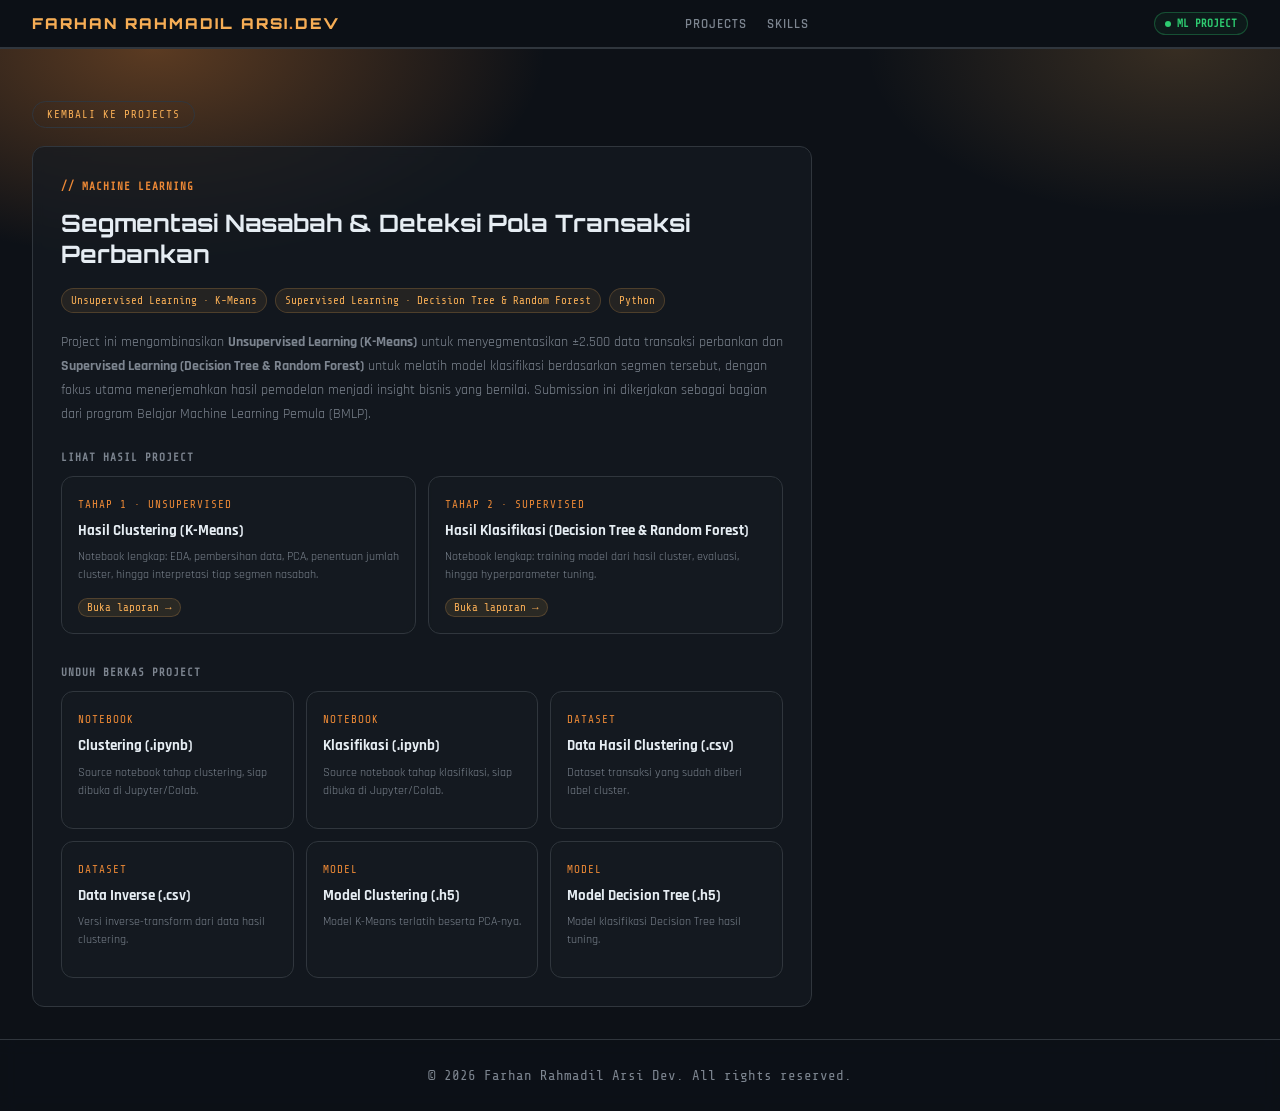
<file: projects/bmlp-clustering-klasifikasi/index.html>
<!DOCTYPE html>
<html lang="id">
<head>
  <meta charset="UTF-8">
  <meta name="viewport" content="width=device-width, initial-scale=1.0">
  <meta name="description" content="Hasil project Machine Learning: Segmentasi Nasabah & Deteksi Pola Transaksi Perbankan oleh Farhan Rahmadil Arsi.">
  <title>Segmentasi Nasabah & Deteksi Pola Transaksi Perbankan | Farhan Rahmadil Arsi Dev</title>
  <link rel="preconnect" href="https://fonts.googleapis.com">
  <link rel="preconnect" href="https://fonts.gstatic.com" crossorigin>
  <link href="https://fonts.googleapis.com/css2?family=Orbitron:wght@400;700;900&family=Share+Tech+Mono&family=Rajdhani:wght@400;600;700&display=swap" rel="stylesheet">
  <link rel="stylesheet" href="../../styles.css">
  <link rel="stylesheet" href="../../naruto_addon.css">
  <link rel="stylesheet" href="../../modern-hero.css">
</head>
<body>
  <a class="skip-link" href="#main-content">Lewati ke konten utama</a>

  <nav class="site-nav" aria-label="Navigasi utama">
    <a class="logo" href="../../shinobi_digital_portfolio.html" aria-label="Farhan Dev Home">FARHAN RAHMADIL ARSI<span>.</span>DEV</a>
    <ul class="nav-links detail-nav-links">
      <li><a href="../../projects.html">Projects</a></li>
      <li><a href="../../skills.html">Skills</a></li>
    </ul>
    <div class="status-badge" aria-label="Status detail page">
      <span class="dot"></span>
      ML PROJECT
    </div>
  </nav>

  <main id="main-content">
    <section class="experience-detail" aria-labelledby="project-title">
      <a class="back-link" href="../../projects.html">KEMBALI KE PROJECTS</a>
      <div class="experience-panel" id="experience-panel">
        <span class="section-tag">// MACHINE LEARNING</span>
        <h1 class="experience-title" id="project-title">Segmentasi Nasabah &amp; Deteksi Pola Transaksi Perbankan</h1>
        <div class="experience-meta">
          <span>Unsupervised Learning &middot; K-Means</span>
          <span>Supervised Learning &middot; Decision Tree &amp; Random Forest</span>
          <span>Python</span>
        </div>
        <p class="certification-desc" style="font-size: 14px; line-height: 1.7; margin-bottom: 24px;">
          Project ini mengombinasikan <strong>Unsupervised Learning (K-Means)</strong> untuk menyegmentasikan
          &plusmn;2.500 data transaksi perbankan dan <strong>Supervised Learning (Decision Tree &amp; Random Forest)</strong>
          untuk melatih model klasifikasi berdasarkan segmen tersebut, dengan fokus utama menerjemahkan hasil
          pemodelan menjadi insight bisnis yang bernilai. Submission ini dikerjakan sebagai bagian dari program
          Belajar Machine Learning Pemula (BMLP).
        </p>

        <h2 class="messages-title" style="margin-bottom: 12px;">LIHAT HASIL PROJECT</h2>
        <div class="certifications-grid" style="grid-template-columns: repeat(2, 1fr); margin-bottom: 32px;">
          <a class="certification-card" href="clustering-report.html">
            <span class="certification-issuer">TAHAP 1 &middot; UNSUPERVISED</span>
            <h3 class="certification-title">Hasil Clustering (K-Means)</h3>
            <p class="certification-desc">Notebook lengkap: EDA, pembersihan data, PCA, penentuan jumlah cluster, hingga interpretasi tiap segmen nasabah.</p>
            <span class="certification-year">Buka laporan &rarr;</span>
          </a>
          <a class="certification-card" href="klasifikasi-report.html">
            <span class="certification-issuer">TAHAP 2 &middot; SUPERVISED</span>
            <h3 class="certification-title">Hasil Klasifikasi (Decision Tree &amp; Random Forest)</h3>
            <p class="certification-desc">Notebook lengkap: training model dari hasil cluster, evaluasi, hingga hyperparameter tuning.</p>
            <span class="certification-year">Buka laporan &rarr;</span>
          </a>
        </div>

        <h2 class="messages-title" style="margin-bottom: 12px;">UNDUH BERKAS PROJECT</h2>
        <div class="certifications-grid" style="grid-template-columns: repeat(3, 1fr);">
          <a class="certification-card" href="files/clustering-notebook.ipynb" download>
            <span class="certification-issuer">NOTEBOOK</span>
            <h3 class="certification-title">Clustering (.ipynb)</h3>
            <p class="certification-desc">Source notebook tahap clustering, siap dibuka di Jupyter/Colab.</p>
          </a>
          <a class="certification-card" href="files/klasifikasi-notebook.ipynb" download>
            <span class="certification-issuer">NOTEBOOK</span>
            <h3 class="certification-title">Klasifikasi (.ipynb)</h3>
            <p class="certification-desc">Source notebook tahap klasifikasi, siap dibuka di Jupyter/Colab.</p>
          </a>
          <a class="certification-card" href="files/data-clustering.csv" download>
            <span class="certification-issuer">DATASET</span>
            <h3 class="certification-title">Data Hasil Clustering (.csv)</h3>
            <p class="certification-desc">Dataset transaksi yang sudah diberi label cluster.</p>
          </a>
          <a class="certification-card" href="files/data-clustering-inverse.csv" download>
            <span class="certification-issuer">DATASET</span>
            <h3 class="certification-title">Data Inverse (.csv)</h3>
            <p class="certification-desc">Versi inverse-transform dari data hasil clustering.</p>
          </a>
          <a class="certification-card" href="files/model-clustering.h5" download>
            <span class="certification-issuer">MODEL</span>
            <h3 class="certification-title">Model Clustering (.h5)</h3>
            <p class="certification-desc">Model K-Means terlatih beserta PCA-nya.</p>
          </a>
          <a class="certification-card" href="files/decision-tree-model.h5" download>
            <span class="certification-issuer">MODEL</span>
            <h3 class="certification-title">Model Decision Tree (.h5)</h3>
            <p class="certification-desc">Model klasifikasi Decision Tree hasil tuning.</p>
          </a>
        </div>
      </div>
    </section>
  </main>

  <footer class="site-footer" aria-label="Footer">
    <div class="site-footer-inner">
      <div class="site-footer-text">© <span id="footer-year"></span> Farhan Rahmadil Arsi Dev. All rights reserved.</div>
    </div>
  </footer>

  <script>
    (function () {
      var el = document.getElementById('footer-year');
      if (el) el.textContent = String(new Date().getFullYear());
    })();
  </script>
</body>
</html>
</file>
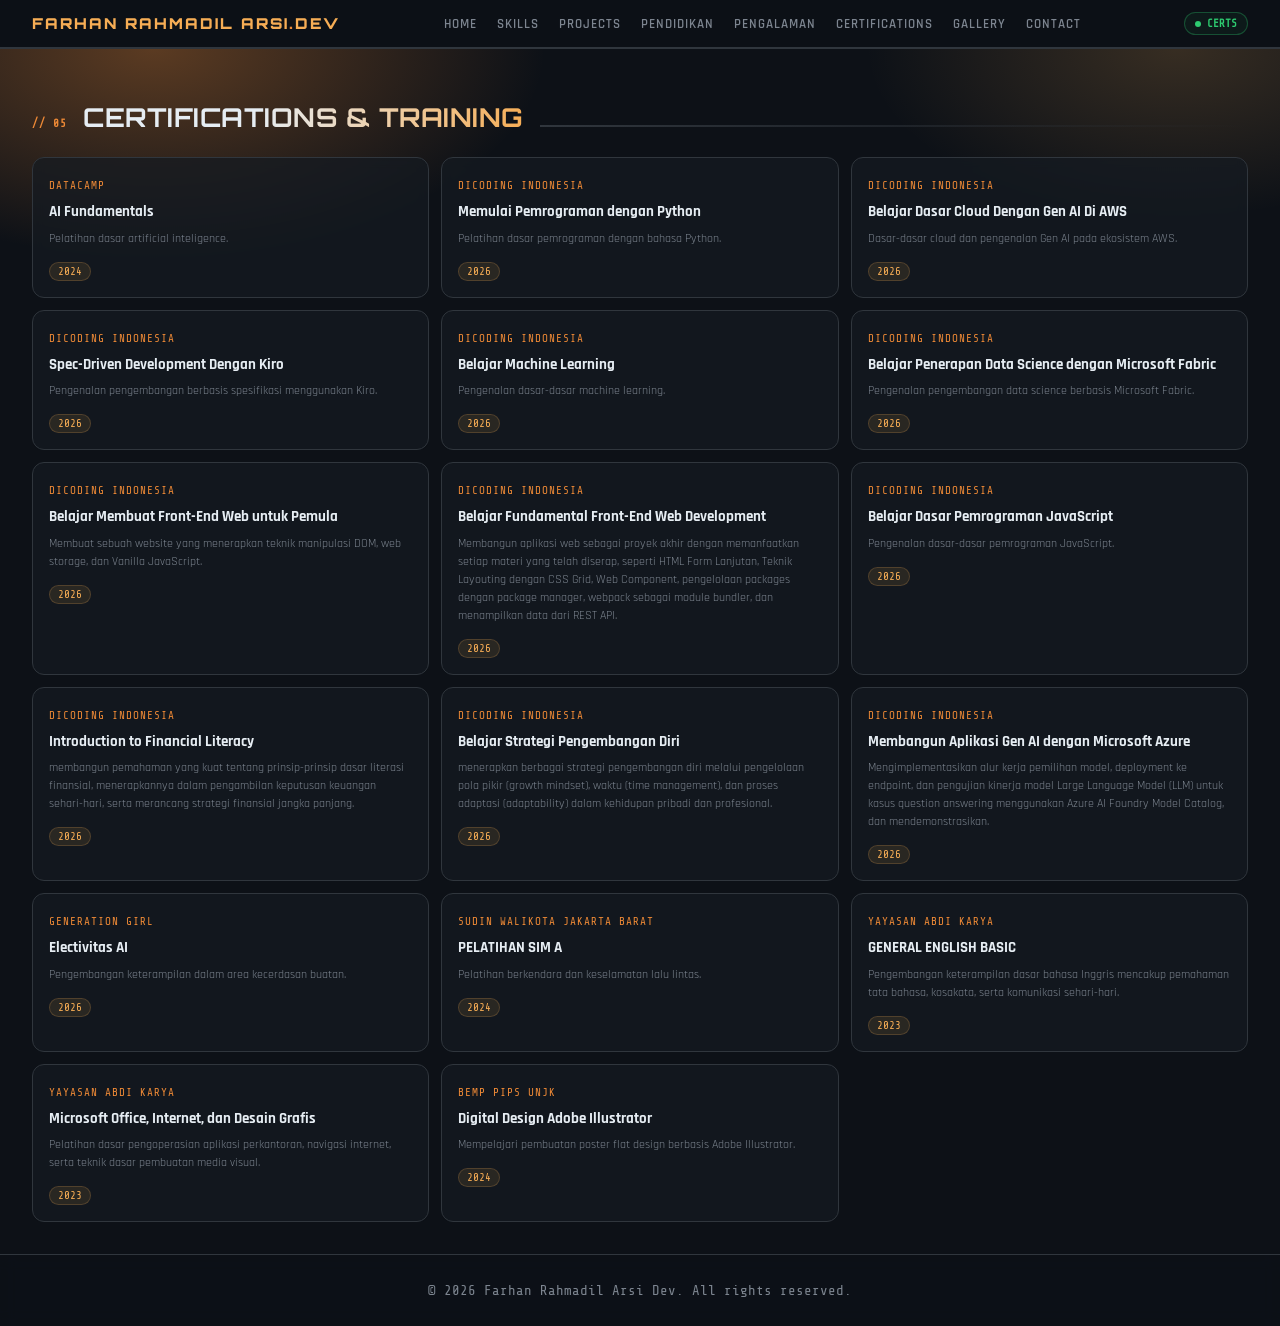
<file: certifications.html>
<!DOCTYPE html>
<html lang="id">
<head>
  <meta charset="UTF-8">
  <meta name="viewport" content="width=device-width, initial-scale=1.0">
  <meta name="description" content="Sertifikasi dan training Farhan Rahmadil Arsi.">
  <title>Certifications | Farhan Rahmadil Arsi Dev</title>
  <link rel="preconnect" href="https://fonts.googleapis.com">
  <link rel="preconnect" href="https://fonts.gstatic.com" crossorigin>
  <link href="https://fonts.googleapis.com/css2?family=Orbitron:wght@400;700;900&family=Share+Tech+Mono&family=Rajdhani:wght@400;600;700&display=swap" rel="stylesheet">
  <link rel="stylesheet" href="styles.css">
  <link rel="stylesheet" href="naruto_addon.css">
  <link rel="stylesheet" href="modern-hero.css">
</head>
<body>
  <a class="skip-link" href="#main-content">Lewati ke konten utama</a>
  <nav class="site-nav" aria-label="Navigasi utama">
    <a class="logo" href="shinobi_digital_portfolio.html">FARHAN RAHMADIL ARSI<span>.</span>DEV</a>
    <button class="nav-toggle" type="button" aria-label="Buka menu" aria-expanded="false" aria-controls="nav-links"><span></span><span></span><span></span></button>
    <ul class="nav-links" id="nav-links">
      <li><a href="shinobi_digital_portfolio.html">Home</a></li>
      <li><a href="skills.html">Skills</a></li>
      <li><a href="projects.html">Projects</a></li>
      <li><a href="pendidikan.html">Pendidikan</a></li>

      <li><a href="pengalaman.html">Pengalaman</a></li>
      <li><a href="certifications.html">Certifications</a></li>
      <li><a href="gallery.html">Gallery</a></li>
      <li><a href="guestbook.html">Contact</a></li>
    </ul>
    <div class="status-badge"><span class="dot"></span>CERTS</div>
  </nav>
  <main id="main-content">
    <section id="certifications-sec" aria-labelledby="certifications-title">
      <div class="section-header">
        <span class="section-tag">// 05</span>
        <h1 class="section-title" id="certifications-title">CERTIFICATIONS & TRAINING</h1>
        <div class="divider-line"></div>
      </div>
      <div class="certifications-grid">
        <a class="certification-card" href="documents/SERTIFIKAT DATACAMP AI FUNDAMENTAL.pdf" target="_blank" rel="noopener">
          <span class="certification-issuer">DATACAMP</span>
          <h3 class="certification-title">AI Fundamentals</h3>
          <p class="certification-desc">Pelatihan dasar artificial inteligence.</p>
          <span class="certification-year">2024</span>
        </a>  
        <a class="certification-card" href="documents/Memulai Pemrograman dengan Python.pdf" target="_blank" rel="noopener">
          <span class="certification-issuer">DICODING INDONESIA</span>
          <h3 class="certification-title">Memulai Pemrograman dengan Python</h3>
          <p class="certification-desc">Pelatihan dasar pemrograman dengan bahasa Python.</p>
          <span class="certification-year">2026</span>
        </a>
        <a class="certification-card" href="documents/BELAJAR DASAR CLOUD DAN GEN AI DI AWS.pdf" target="_blank" rel="noopener">
          <span class="certification-issuer">DICODING INDONESIA</span>
          <h3 class="certification-title">Belajar Dasar Cloud Dengan Gen AI Di AWS</h3>
          <p class="certification-desc">Dasar-dasar cloud dan pengenalan Gen AI pada ekosistem AWS.</p>
          <span class="certification-year">2026</span>
        </a>
        <a class="certification-card" href="documents/SPEC DRIVEN DEVELOPMENT DENGAN KIRO.pdf" target="_blank" rel="noopener">
          <span class="certification-issuer">DICODING INDONESIA</span>
          <h3 class="certification-title">Spec-Driven Development Dengan Kiro</h3>
          <p class="certification-desc">Pengenalan pengembangan berbasis spesifikasi menggunakan Kiro.</p>
          <span class="certification-year">2026</span>
        </a>
        <a class="certification-card" href="documents/sertif machine learning.pdf" target="_blank" rel="noopener">
          <span class="certification-issuer">DICODING INDONESIA</span>
          <h3 class="certification-title">Belajar Machine Learning</h3>
          <p class="certification-desc">Pengenalan dasar-dasar machine learning.</p>
          <span class="certification-year">2026</span>
        </a>
        <a class="certification-card" href="documents/Sertifikat DICODING BARU FARHAN.pdf" target="_blank" rel="noopener">
          <span class="certification-issuer">DICODING INDONESIA</span>
          <h3 class="certification-title">Belajar Penerapan Data Science dengan Microsoft Fabric</h3>
          <p class="certification-desc">Pengenalan pengembangan  data science berbasis Microsoft Fabric.</p>
          <span class="certification-year">2026</span>
        </a>
        <a class="certification-card" href="documents/front end web dicoding.pdf" target="_blank" rel="noopener">
          <span class="certification-issuer">DICODING INDONESIA</span>
          <h3 class="certification-title">Belajar Membuat Front-End Web untuk Pemula</h3>
          <p class="certification-desc"> Membuat sebuah website yang menerapkan teknik manipulasi DOM, web storage, dan Vanilla JavaScript.</p>
          <span class="certification-year">2026</span>
        </a>
        <a class="certification-card" href="documents/fundamental dicoding frontend api.pdf" target="_blank" rel="noopener">
          <span class="certification-issuer">DICODING INDONESIA</span>
          <h3 class="certification-title">Belajar Fundamental Front-End Web Development</h3>
          <p class="certification-desc"> Membangun aplikasi web sebagai proyek akhir dengan memanfaatkan setiap materi yang telah diserap, seperti HTML Form Lanjutan,
            Teknik Layouting dengan CSS Grid, Web Component, pengelolaan packages dengan package manager, webpack sebagai module bundler, dan menampilkan data dari REST API.</p>
          <span class="certification-year">2026</span>
        </a>
        <a class="certification-card" href="documents/sertif javascript.pdf" target="_blank" rel="noopener">
          <span class="certification-issuer">DICODING INDONESIA</span>
          <h3 class="certification-title">Belajar Dasar Pemrograman JavaScript</h3>
          <p class="certification-desc">Pengenalan dasar-dasar pemrograman JavaScript.</p>
          <span class="certification-year">2026</span>
        </a>
        <a class="certification-card" href="documents/literasi.pdf" target="_blank" rel="noopener">
          <span class="certification-issuer">DICODING INDONESIA</span>
          <h3 class="certification-title">Introduction to Financial Literacy</h3>
          <p class="certification-desc">membangun pemahaman yang kuat tentang prinsip-prinsip dasar literasi finansial, menerapkannya dalam pengambilan keputusan keuangan sehari-hari,
          serta merancang strategi finansial jangka panjang.</p>
          <span class="certification-year">2026</span>
        </a>
        <a class="certification-card" href="documents/pengembangandiri.pdf" target="_blank" rel="noopener">
          <span class="certification-issuer">DICODING INDONESIA</span>
          <h3 class="certification-title">Belajar Strategi Pengembangan Diri</h3>
          <p class="certification-desc">menerapkan berbagai strategi pengembangan diri melalui pengelolaan pola pikir (growth mindset), waktu (time management), dan proses adaptasi 
              (adaptability) dalam kehidupan pribadi dan profesional.</p>
          <span class="certification-year">2026</span>
        </a>
        <a class="certification-card" href="documents/diocding azure farhan.pdf" target="_blank" rel="noopener">
          <span class="certification-issuer">DICODING INDONESIA</span>
          <h3 class="certification-title">Membangun Aplikasi Gen AI dengan Microsoft Azure</h3>
          <p class="certification-desc">Mengimplementasikan alur kerja pemilihan model, deployment ke endpoint, dan pengujian
            kinerja model Large Language Model (LLM) untuk kasus question answering menggunakan Azure AI Foundry Model Catalog, dan mendemonstrasikan.</p>
          <span class="certification-year">2026</span>
        </a>
        <a class="certification-card" href="documents/generationgirl.pdf" target="_blank" rel="noopener">
          <span class="certification-issuer">GENERATION GIRL</span>
          <h3 class="certification-title">Electivitas AI</h3>
          <p class="certification-desc">Pengembangan keterampilan dalam area kecerdasan buatan.</p>
          <span class="certification-year">2026</span>
        </a>
        <a class="certification-card" href="documents/asri.pdf" target="_blank" rel="noopener">
          <span class="certification-issuer">SUDIN WALIKOTA JAKARTA BARAT</span>
          <h3 class="certification-title">PELATIHAN SIM A</h3>
          <p class="certification-desc">Pelatihan berkendara dan keselamatan lalu lintas.</p>
          <span class="certification-year">2024</span>
        </a>
        <a class="certification-card" href="documents/ydk1.pdf" target="_blank" rel="noopener">
          <span class="certification-issuer">YAYASAN ABDI KARYA</span>
          <h3 class="certification-title">GENERAL ENGLISH BASIC</h3>
          <p class="certification-desc">Pengembangan keterampilan dasar bahasa Inggris mencakup pemahaman tata bahasa, kosakata, serta komunikasi sehari-hari.</p>
          <span class="certification-year">2023</span>
        </a>
        <a class="certification-card" href="documents/ydk2.pdf" target="_blank" rel="noopener">
          <span class="certification-issuer">YAYASAN ABDI KARYA</span>
          <h3 class="certification-title">Microsoft Office, Internet, dan Desain Grafis</h3>
          <p class="certification-desc">Pelatihan dasar pengoperasian aplikasi perkantoran, navigasi internet, serta teknik dasar pembuatan media visual.</p>
          <span class="certification-year">2023</span>
        </a>
        <a class="certification-card" href="documents/unj.pdf" target="_blank" rel="noopener">
          <span class="certification-issuer">BEMP PIPS UNJK</span>
          <h3 class="certification-title">Digital Design Adobe Illustrator</h3>
          <p class="certification-desc">Mempelajari pembuatan poster flat design berbasis Adobe Illustrator.</p>
          <span class="certification-year">2024</span>
        </a>
      </div>
    </section>
  </main>
  <footer class="site-footer" aria-label="Footer">
    <div class="site-footer-inner">
      <div class="site-footer-text">© <span id="footer-year"></span> Farhan Rahmadil Arsi Dev. All rights reserved.</div>
    </div>
  </footer>

  <script>
    (function () {
      var el = document.getElementById('footer-year');
      if (el) el.textContent = String(new Date().getFullYear());
    })();
  </script>

  <script src="data.js"></script>
  <script src="script.js"></script>
  <script src="projects.js"></script>
  <script src="naruto_addon.js"></script>
</body>
</html>
</file>
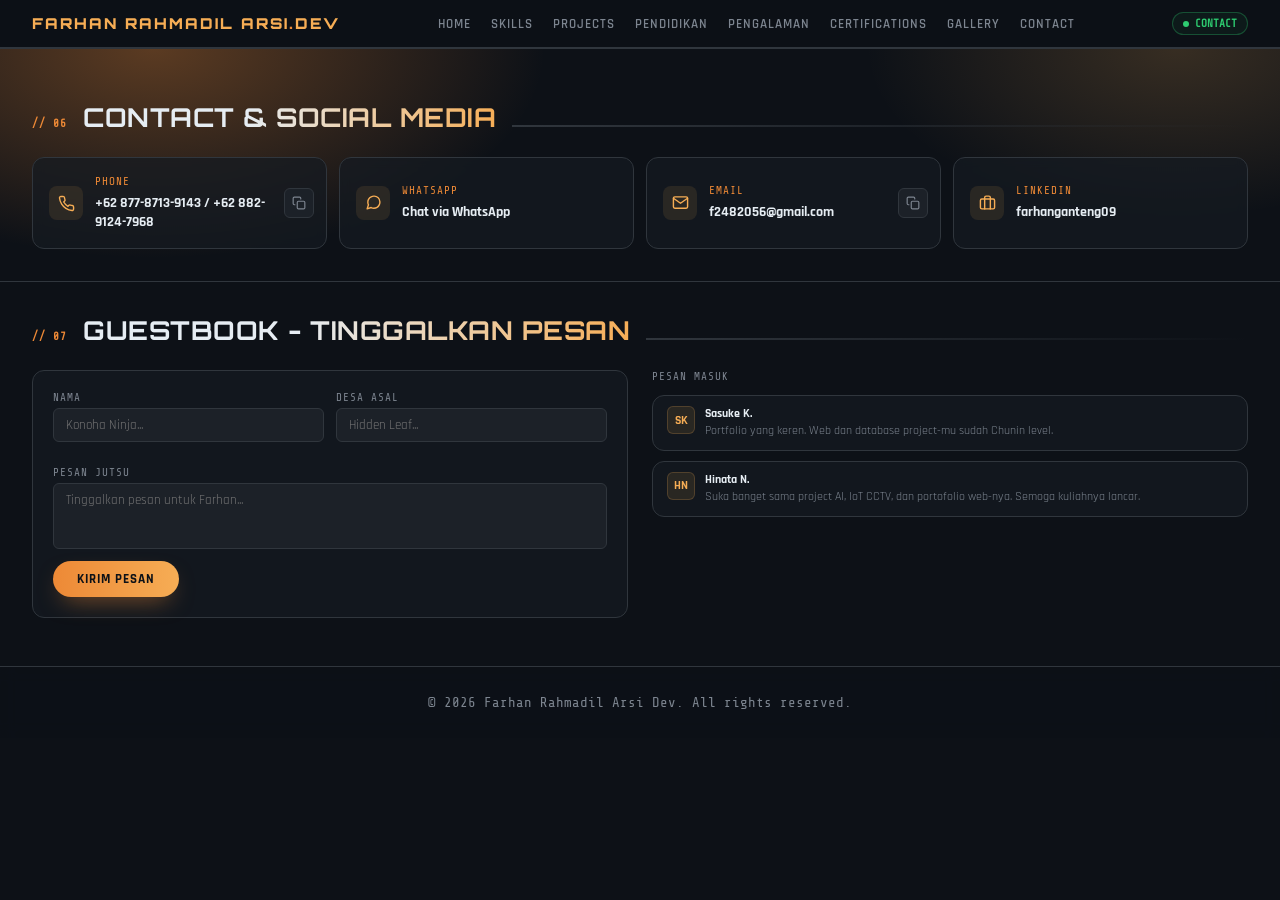
<file: contact.html>
<!DOCTYPE html>
<html lang="id">
<head>
  <meta charset="UTF-8">
  <meta name="viewport" content="width=device-width, initial-scale=1.0">
  <meta name="description" content="Halaman Contact sudah digabung ke Contact & Guestbook.">
  <meta http-equiv="refresh" content="0; url=guestbook.html">
  <link rel="canonical" href="guestbook.html">
  <title>Contact | Farhan Rahmadil Arsi Dev</title>
  <link rel="preconnect" href="https://fonts.googleapis.com">
  <link rel="preconnect" href="https://fonts.gstatic.com" crossorigin>
  <link href="https://fonts.googleapis.com/css2?family=Orbitron:wght@400;700;900&family=Share+Tech+Mono&family=Rajdhani:wght@400;600;700&display=swap" rel="stylesheet">
  <link rel="stylesheet" href="styles.css">
  <link rel="stylesheet" href="naruto_addon.css">
  <link rel="stylesheet" href="modern-hero.css">
</head>
<body>
  <main id="main-content">
    <section id="contact-redirect-sec" aria-labelledby="contact-redirect-title">
      <div class="section-header">
        <span class="section-tag">// 06</span>
        <h1 class="section-title" id="contact-redirect-title">CONTACT SUDAH PINDAH</h1>
        <div class="divider-line"></div>
      </div>
      <p style="color: var(--muted); font-size: 14px; line-height: 1.6; max-width: 480px;">
        Halaman Contact sekarang jadi satu bagian dari
        <a href="guestbook.html" style="color: var(--konoha);">Contact & Guestbook</a>.
        Kamu akan dialihkan otomatis &mdash; kalau tidak, klik link di atas.
      </p>
    </section>
  </main>
  <footer class="site-footer" aria-label="Footer">
    <div class="site-footer-inner">
      <div class="site-footer-text">© <span id="footer-year"></span> Farhan Rahmadil Arsi Dev. All rights reserved.</div>

    </div>
  </footer>

  <script>
    (function () {
      var el = document.getElementById('footer-year');
      if (el) el.textContent = String(new Date().getFullYear());
      window.location.replace('guestbook.html');
    })();
  </script>
</body>
</html>
</file>
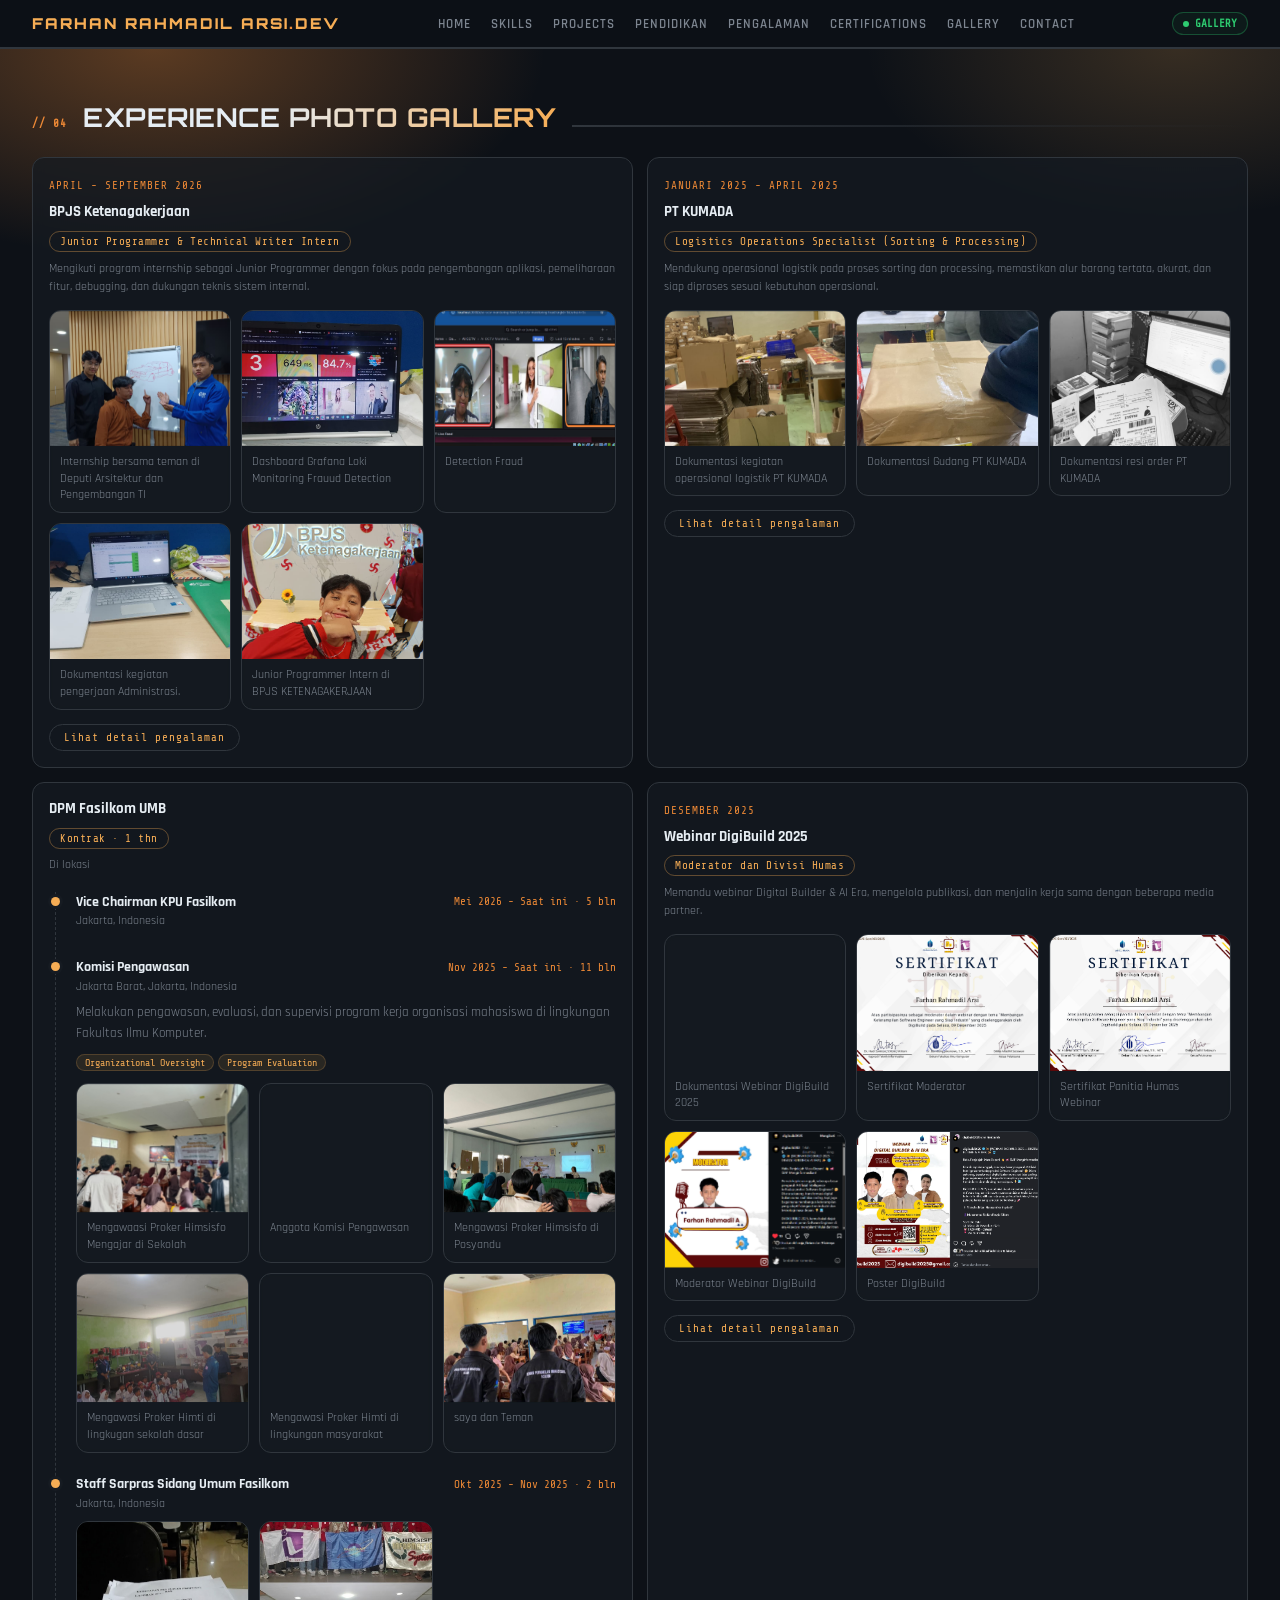
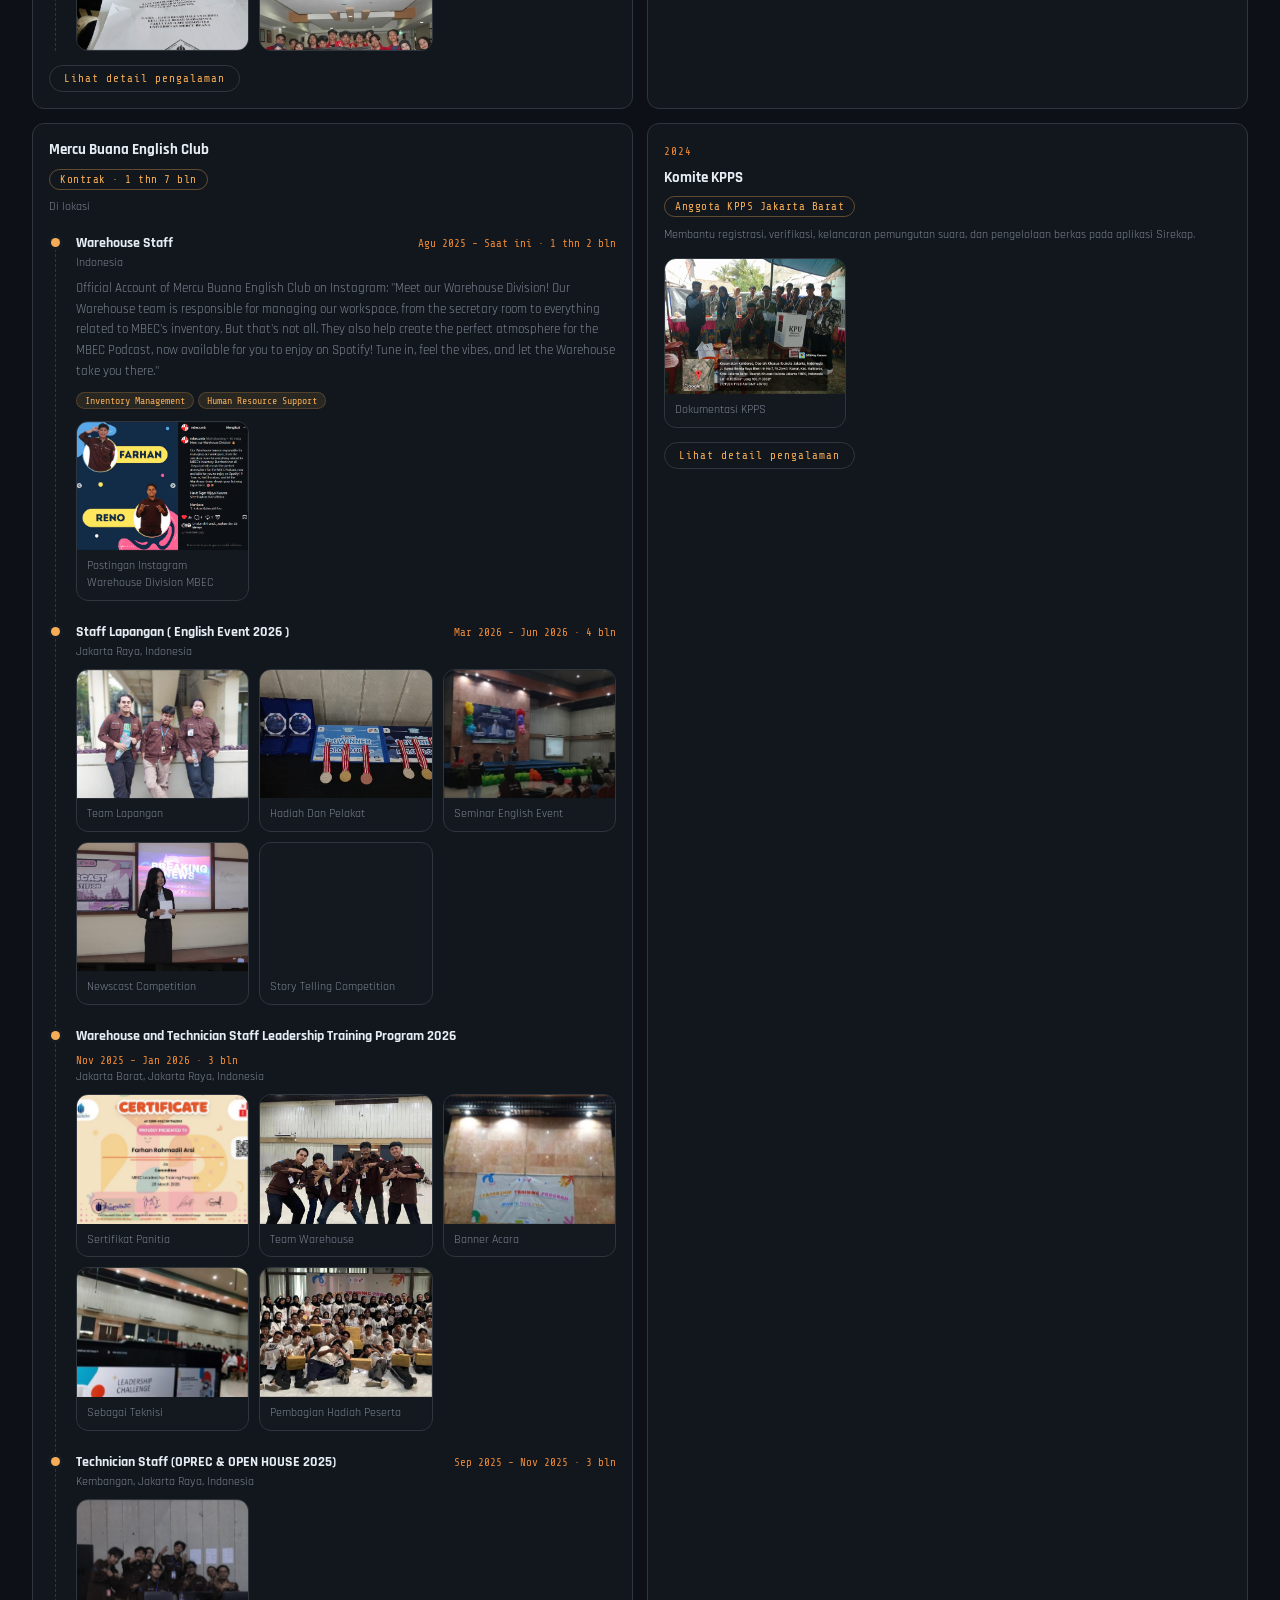
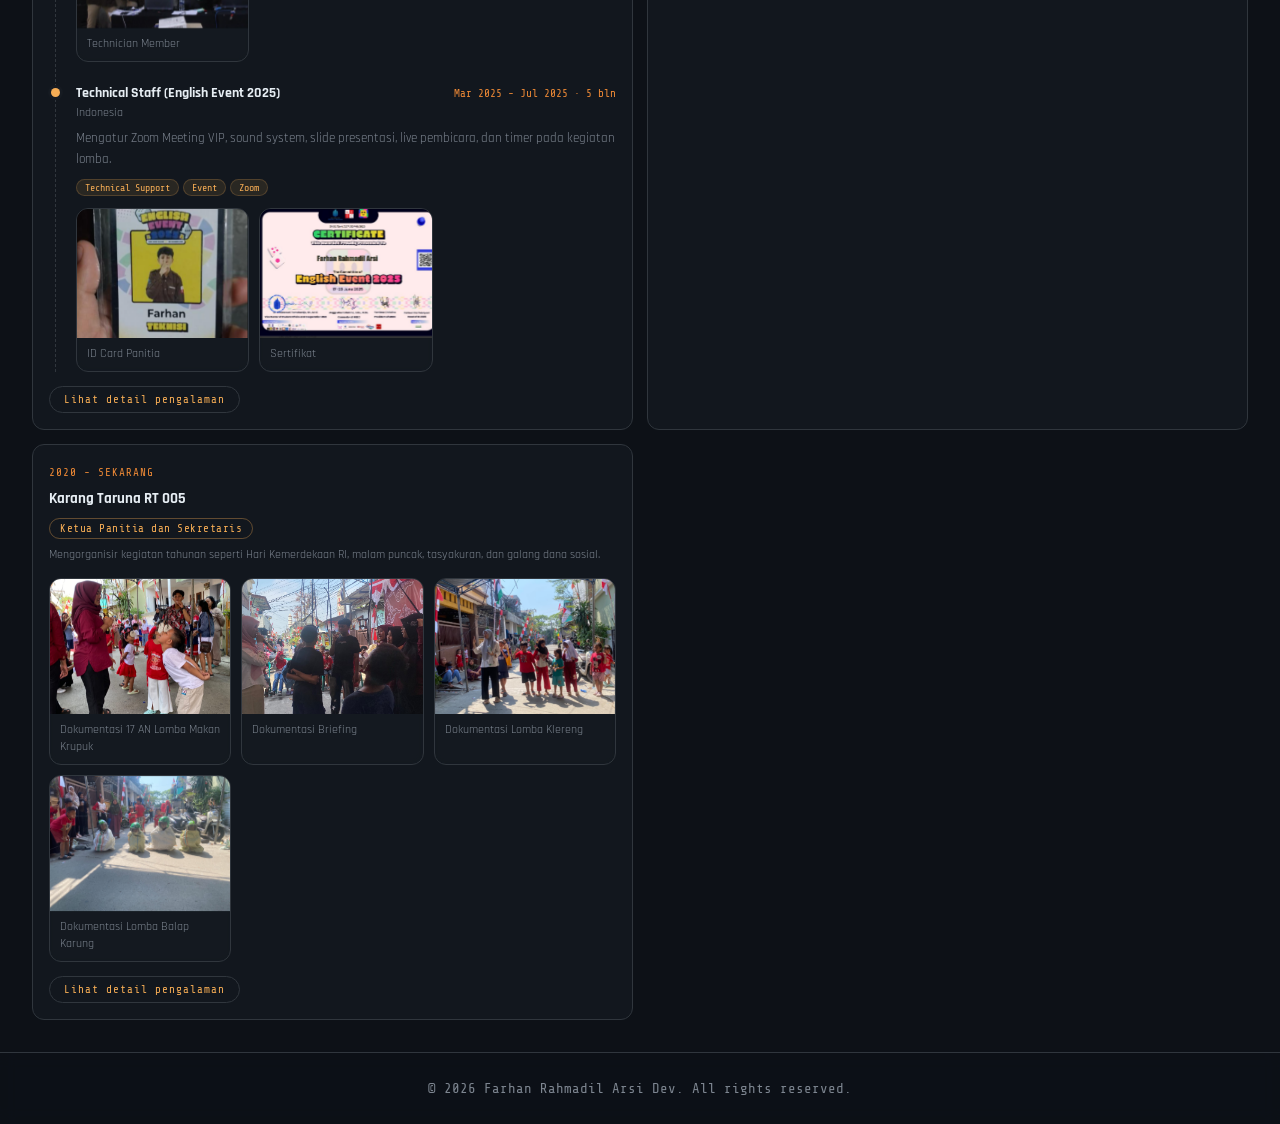
<file: gallery.html>
<!DOCTYPE html>
<html lang="id">
<head>
  <meta charset="UTF-8">
  <meta name="viewport" content="width=device-width, initial-scale=1.0">
  <meta name="description" content="Galeri foto pengalaman Farhan Rahmadil Arsi.">
  <title>Gallery Pengalaman | Farhan Rahmadil Arsi Dev</title>
  <link rel="preconnect" href="https://fonts.googleapis.com">
  <link rel="preconnect" href="https://fonts.gstatic.com" crossorigin>
  <link href="https://fonts.googleapis.com/css2?family=Orbitron:wght@400;700;900&family=Share+Tech+Mono&family=Rajdhani:wght@400;600;700&display=swap" rel="stylesheet">
  <link rel="stylesheet" href="styles.css">
  <link rel="stylesheet" href="naruto_addon.css">
  <link rel="stylesheet" href="modern-hero.css">
</head>
<body>
  <a class="skip-link" href="#main-content">Lewati ke konten utama</a>
  <nav class="site-nav" aria-label="Navigasi utama">
    <a class="logo" href="shinobi_digital_portfolio.html">FARHAN RAHMADIL ARSI<span>.</span>DEV</a>
    <button class="nav-toggle" type="button" aria-label="Buka menu" aria-expanded="false" aria-controls="nav-links"><span></span><span></span><span></span></button>
    <ul class="nav-links" id="nav-links">
      <li><a href="shinobi_digital_portfolio.html">Home</a></li>
      <li><a href="skills.html">Skills</a></li>
      <li><a href="projects.html">Projects</a></li>
      <li><a href="pendidikan.html">Pendidikan</a></li>

      <li><a href="pengalaman.html">Pengalaman</a></li>
      <li><a href="certifications.html">Certifications</a></li>
      <li><a href="gallery.html">Gallery</a></li>
      <li><a href="guestbook.html">Contact</a></li>
    </ul>
    <div class="status-badge"><span class="dot"></span>GALLERY</div>
  </nav>
  <main id="main-content">
    <section id="gallery-sec" aria-labelledby="gallery-title">
      <div class="section-header">
        <span class="section-tag">// 04</span>
        <h1 class="section-title" id="gallery-title">EXPERIENCE PHOTO GALLERY</h1>
        <div class="divider-line"></div>
      </div>
      <div class="experience-gallery" id="experience-gallery"></div>
    </section>
  </main>
  <footer class="site-footer" aria-label="Footer">
    <div class="site-footer-inner">
      <div class="site-footer-text">© <span id="footer-year"></span> Farhan Rahmadil Arsi Dev. All rights reserved.</div>

    </div>
  </footer>

  <script>
    (function () {
      var el = document.getElementById('footer-year');
      if (el) el.textContent = String(new Date().getFullYear());
    })();
  </script>

  <script src="data.js"></script>
  <script src="script.js"></script>
  <script src="naruto_addon.js"></script>
</body>
</html>
</file>
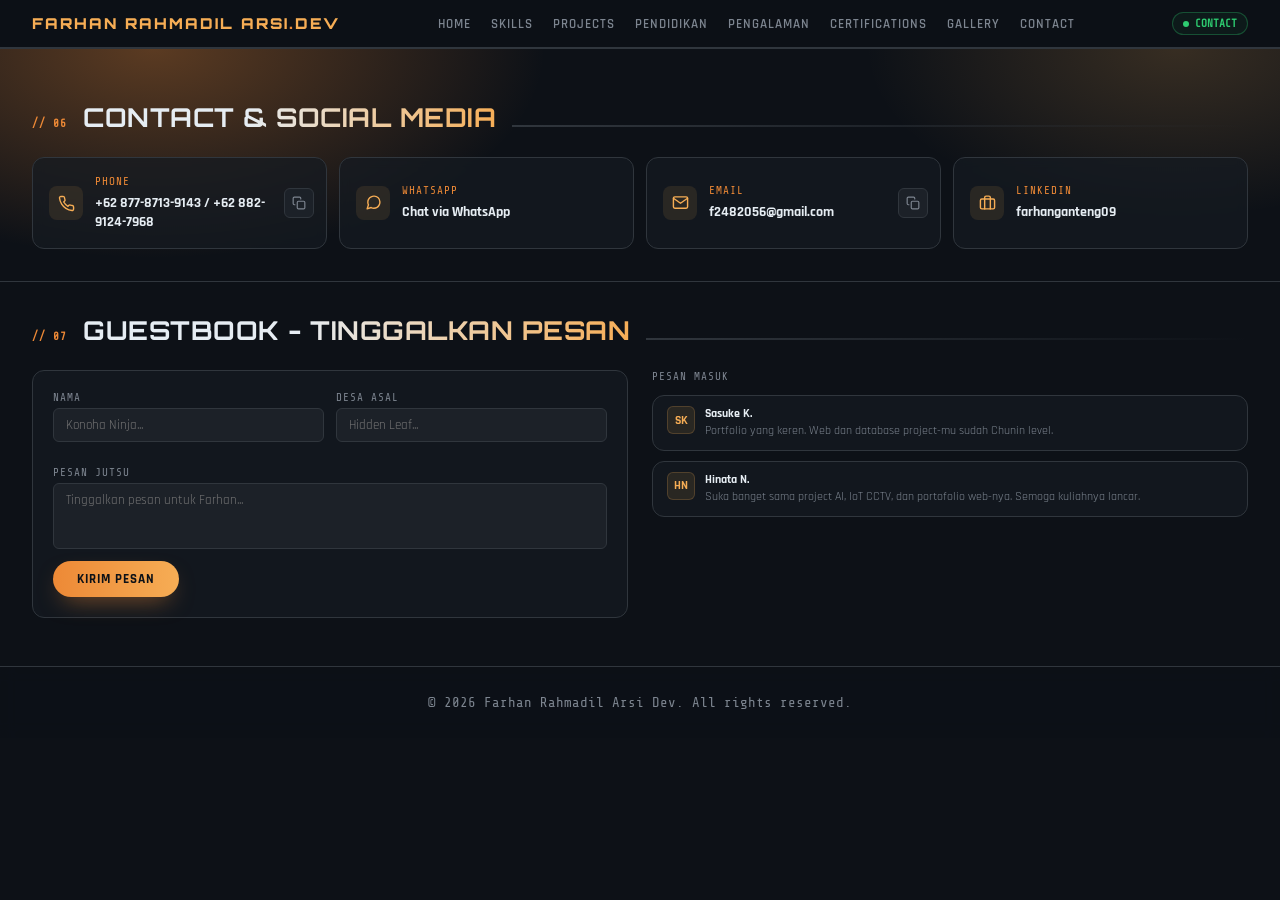
<file: guestbook.html>
<!DOCTYPE html>
<html lang="id">
<head>
  <meta charset="UTF-8">
  <meta name="viewport" content="width=device-width, initial-scale=1.0">
  <meta name="description" content="Kontak, media sosial, dan guestbook portofolio Farhan Rahmadil Arsi.">
  <title>Contact & Guestbook | Farhan Rahmadil Arsi Dev</title>
  <link rel="preconnect" href="https://fonts.googleapis.com">
  <link rel="preconnect" href="https://fonts.gstatic.com" crossorigin>
  <link href="https://fonts.googleapis.com/css2?family=Orbitron:wght@400;700;900&family=Share+Tech+Mono&family=Rajdhani:wght@400;600;700&display=swap" rel="stylesheet">
  <link rel="stylesheet" href="styles.css">
  <link rel="stylesheet" href="naruto_addon.css">
  <link rel="stylesheet" href="modern-hero.css">
</head>
<body>
  <a class="skip-link" href="#main-content">Lewati ke konten utama</a>
  <nav class="site-nav" aria-label="Navigasi utama">
    <a class="logo" href="shinobi_digital_portfolio.html">FARHAN RAHMADIL ARSI<span>.</span>DEV</a>
    <button class="nav-toggle" type="button" aria-label="Buka menu" aria-expanded="false" aria-controls="nav-links"><span></span><span></span><span></span></button>
    <ul class="nav-links" id="nav-links">
      <li><a href="shinobi_digital_portfolio.html">Home</a></li>
      <li><a href="skills.html">Skills</a></li>
      <li><a href="projects.html">Projects</a></li>
      <li><a href="pendidikan.html">Pendidikan</a></li>

      <li><a href="pengalaman.html">Pengalaman</a></li>
      <li><a href="certifications.html">Certifications</a></li>
      <li><a href="gallery.html">Gallery</a></li>
      <li><a href="guestbook.html">Contact</a></li>
    </ul>
    <div class="status-badge"><span class="dot"></span>CONTACT</div>
  </nav>
  <main id="main-content">
    <section id="contact-sec" aria-labelledby="contact-title">
      <div class="section-header">
        <span class="section-tag">// 06</span>
        <h1 class="section-title" id="contact-title">CONTACT & SOCIAL MEDIA</h1>
        <div class="divider-line"></div>
      </div>
      <div class="contact-grid" id="contact-grid"></div>
    </section>
    <section id="guest-sec" class="guest-section" aria-labelledby="guest-title">
      <div class="section-header">
        <span class="section-tag">// 07</span>
        <h2 class="section-title" id="guest-title">GUESTBOOK - TINGGALKAN PESAN</h2>
        <div class="divider-line"></div>
      </div>
      <div class="guest-layout">
        <form class="guest-form" id="guest-form">
          <div class="form-row">
            <div class="form-group">
              <label class="form-label" for="g-name">Nama</label>
              <input class="form-input" id="g-name" name="name" placeholder="Konoha Ninja..." autocomplete="name" required>
            </div>
            <div class="form-group">
              <label class="form-label" for="g-village">Desa Asal</label>
              <input class="form-input" id="g-village" name="village" placeholder="Hidden Leaf...">
            </div>
          </div>
          <div class="form-group">
            <label class="form-label" for="g-msg">Pesan Jutsu</label>
            <textarea class="form-textarea" id="g-msg" name="message" rows="3" placeholder="Tinggalkan pesan untuk Farhan..." required></textarea>
          </div>
          <button class="submit-btn" type="submit">KIRIM PESAN</button>
        </form>
        <div>
          <div class="messages-title">PESAN MASUK</div>
          <div class="messages-list" id="messages-list" aria-live="polite"></div>
        </div>
      </div>
    </section>
  </main>
  <footer class="site-footer" aria-label="Footer">
    <div class="site-footer-inner">
      <div class="site-footer-text">© <span id="footer-year"></span> Farhan Rahmadil Arsi Dev. All rights reserved.</div>

    </div>
  </footer>

  <script>
    (function () {
      var el = document.getElementById('footer-year');
      if (el) el.textContent = String(new Date().getFullYear());
    })();
  </script>

  <script src="data.js"></script>
  <script src="script.js"></script>
  <script src="naruto_addon.js"></script>
</body>
</html>
</file>
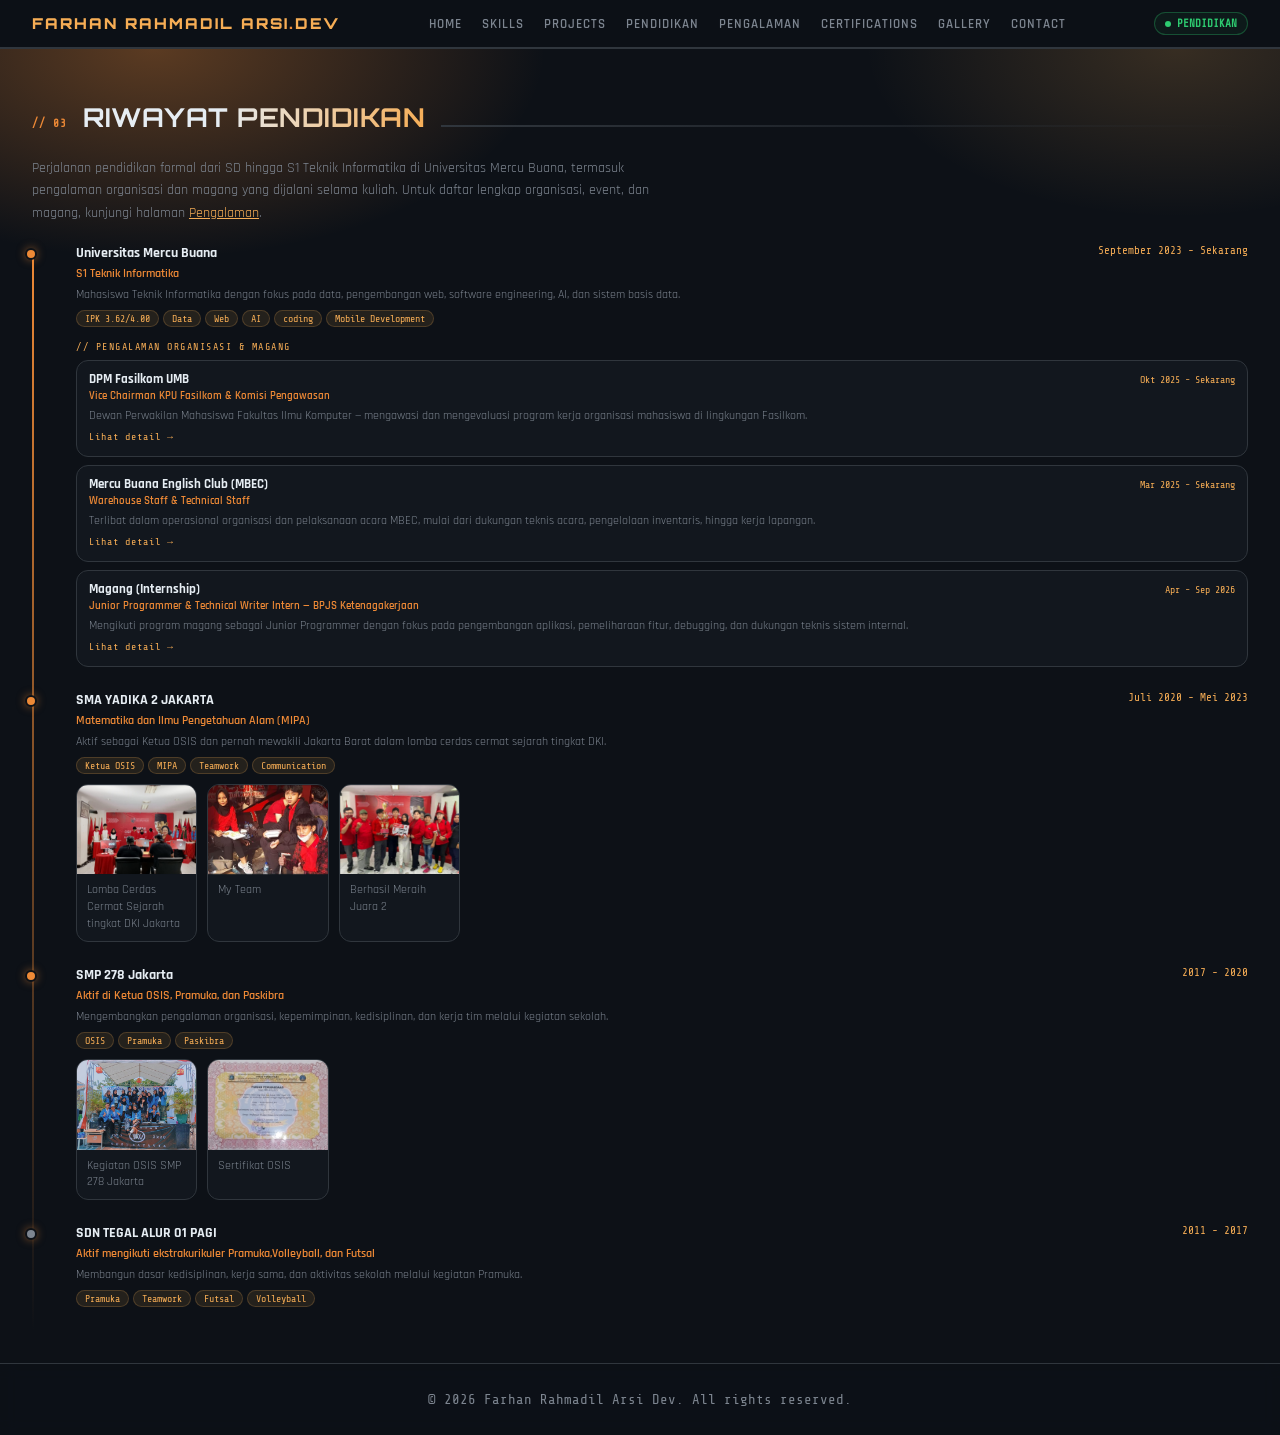
<file: pendidikan.html>
<!DOCTYPE html>
<html lang="id">
<head>
  <meta charset="UTF-8">
  <meta name="viewport" content="width=device-width, initial-scale=1.0">
  <meta name="description" content="Riwayat pendidikan Farhan Rahmadil Arsi, dari SD hingga S1 Teknik Informatika, lengkap dengan pengalaman organisasi selama kuliah.">
  <title>Pendidikan | Farhan Rahmadil Arsi Dev</title>
  <link rel="preconnect" href="https://fonts.googleapis.com">
  <link rel="preconnect" href="https://fonts.gstatic.com" crossorigin>
  <link href="https://fonts.googleapis.com/css2?family=Orbitron:wght@400;700;900&family=Share+Tech+Mono&family=Rajdhani:wght@400;600;700&display=swap" rel="stylesheet">
  <link rel="stylesheet" href="styles.css">
  <link rel="stylesheet" href="naruto_addon.css">
  <link rel="stylesheet" href="modern-hero.css">
</head>
<body>
  <a class="skip-link" href="#main-content">Lewati ke konten utama</a>
  <nav class="site-nav" aria-label="Navigasi utama">
    <a class="logo" href="shinobi_digital_portfolio.html">FARHAN RAHMADIL ARSI<span>.</span>DEV</a>
    <button class="nav-toggle" type="button" aria-label="Buka menu" aria-expanded="false" aria-controls="nav-links"><span></span><span></span><span></span></button>
    <ul class="nav-links" id="nav-links">
      <li><a href="shinobi_digital_portfolio.html">Home</a></li>
      <li><a href="skills.html">Skills</a></li>
      <li><a href="projects.html">Projects</a></li>
      <li><a href="pendidikan.html">Pendidikan</a></li>
      <li><a href="pengalaman.html">Pengalaman</a></li>
      <li><a href="certifications.html">Certifications</a></li>
      <li><a href="gallery.html">Gallery</a></li>
      <li><a href="guestbook.html">Contact</a></li>
    </ul>
    <div class="status-badge"><span class="dot"></span>PENDIDIKAN</div>
  </nav>
  <main id="main-content">
    <section id="pendidikan-sec" aria-labelledby="pendidikan-title">
      <div class="section-header">
        <span class="section-tag">// 03</span>
        <h1 class="section-title" id="pendidikan-title">RIWAYAT PENDIDIKAN</h1>
        <div class="divider-line"></div>
      </div>
      <p style="color: var(--muted); font-size: 14px; line-height: 1.6; max-width: 620px; margin-bottom: 20px;">
        Perjalanan pendidikan formal dari SD hingga S1 Teknik Informatika di Universitas Mercu Buana,
        termasuk pengalaman organisasi dan magang yang dijalani selama kuliah. Untuk daftar lengkap
        organisasi, event, dan magang, kunjungi halaman
        <a href="pengalaman.html" style="color: var(--konoha);">Pengalaman</a>.
      </p>
      <div id="pendidikan-layout"></div>
    </section>
  </main>
  <footer class="site-footer" aria-label="Footer">
    <div class="site-footer-inner">
      <div class="site-footer-text">© <span id="footer-year"></span> Farhan Rahmadil Arsi Dev. All rights reserved.</div>

    </div>
  </footer>

  <script>
    (function () {
      var el = document.getElementById('footer-year');
      if (el) el.textContent = String(new Date().getFullYear());
    })();
  </script>

  <script src="data.js"></script>
  <script src="script.js"></script>
  <script src="naruto_addon.js"></script>
</body>
</html>
</file>
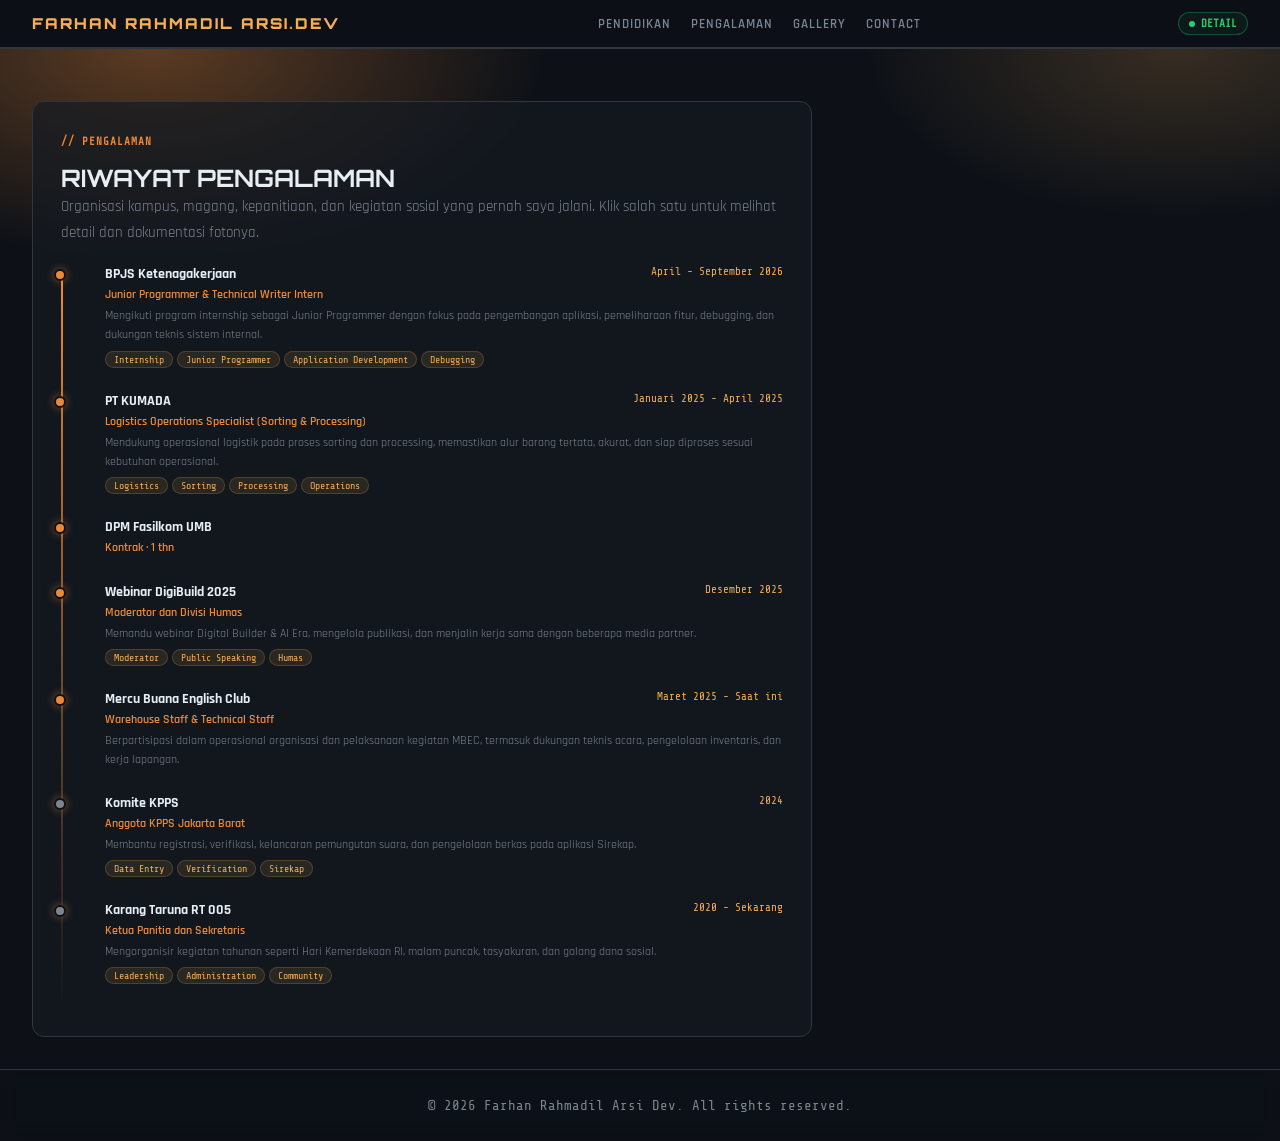
<file: pengalaman.html>
<!DOCTYPE html>
<html lang="id">
<head>
  <meta charset="UTF-8">
  <meta name="viewport" content="width=device-width, initial-scale=1.0">
  <meta name="description" content="Riwayat dan detail pengalaman Farhan Rahmadil Arsi dalam organisasi, magang, event, dan kegiatan kemahasiswaan.">
  <title>Pengalaman | Farhan Rahmadil Arsi Dev</title>
  <link rel="preconnect" href="https://fonts.googleapis.com">
  <link rel="preconnect" href="https://fonts.gstatic.com" crossorigin>
  <link href="https://fonts.googleapis.com/css2?family=Orbitron:wght@400;700;900&family=Share+Tech+Mono&family=Rajdhani:wght@400;600;700&display=swap" rel="stylesheet">
  <link rel="stylesheet" href="styles.css">
  <link rel="stylesheet" href="naruto_addon.css">
  <link rel="stylesheet" href="modern-hero.css">
</head>
<body>
  <a class="skip-link" href="#main-content">Lewati ke konten utama</a>

  <nav class="site-nav" aria-label="Navigasi utama">
    <a class="logo" href="shinobi_digital_portfolio.html" aria-label="Farhan Dev Home">FARHAN RAHMADIL ARSI<span>.</span>DEV</a>
    <ul class="nav-links detail-nav-links">
      <li><a href="pendidikan.html">Pendidikan</a></li>
      <li><a href="pengalaman.html">Pengalaman</a></li>
      <li><a href="gallery.html">Gallery</a></li>
      <li><a href="guestbook.html">Contact</a></li>
    </ul>
    <div class="status-badge" aria-label="Status detail page">
      <span class="dot"></span>
      DETAIL
    </div>
  </nav>

  <main id="main-content">
    <section class="experience-detail" aria-labelledby="experience-title">
      <a class="back-link" id="back-link" href="pengalaman.html">KEMBALI KE DAFTAR PENGALAMAN</a>
      <div class="experience-panel" id="experience-panel">
        <span class="section-tag">// PENGALAMAN</span>
        <h1 class="experience-title" id="experience-title">Memuat pengalaman...</h1>
      </div>
    </section>
  </main>

  <footer class="site-footer" aria-label="Footer">
    <div class="site-footer-inner">
      <div class="site-footer-text">© <span id="footer-year"></span> Farhan Rahmadil Arsi Dev. All rights reserved.</div>

    </div>
  </footer>

  <script>
    (function () {
      var el = document.getElementById('footer-year');
      if (el) el.textContent = String(new Date().getFullYear());
    })();
  </script>


  <script src="data.js"></script>
  <script src="pengalaman.js"></script>
  <script src="naruto_addon.js"></script>
</body>
</html>
</file>
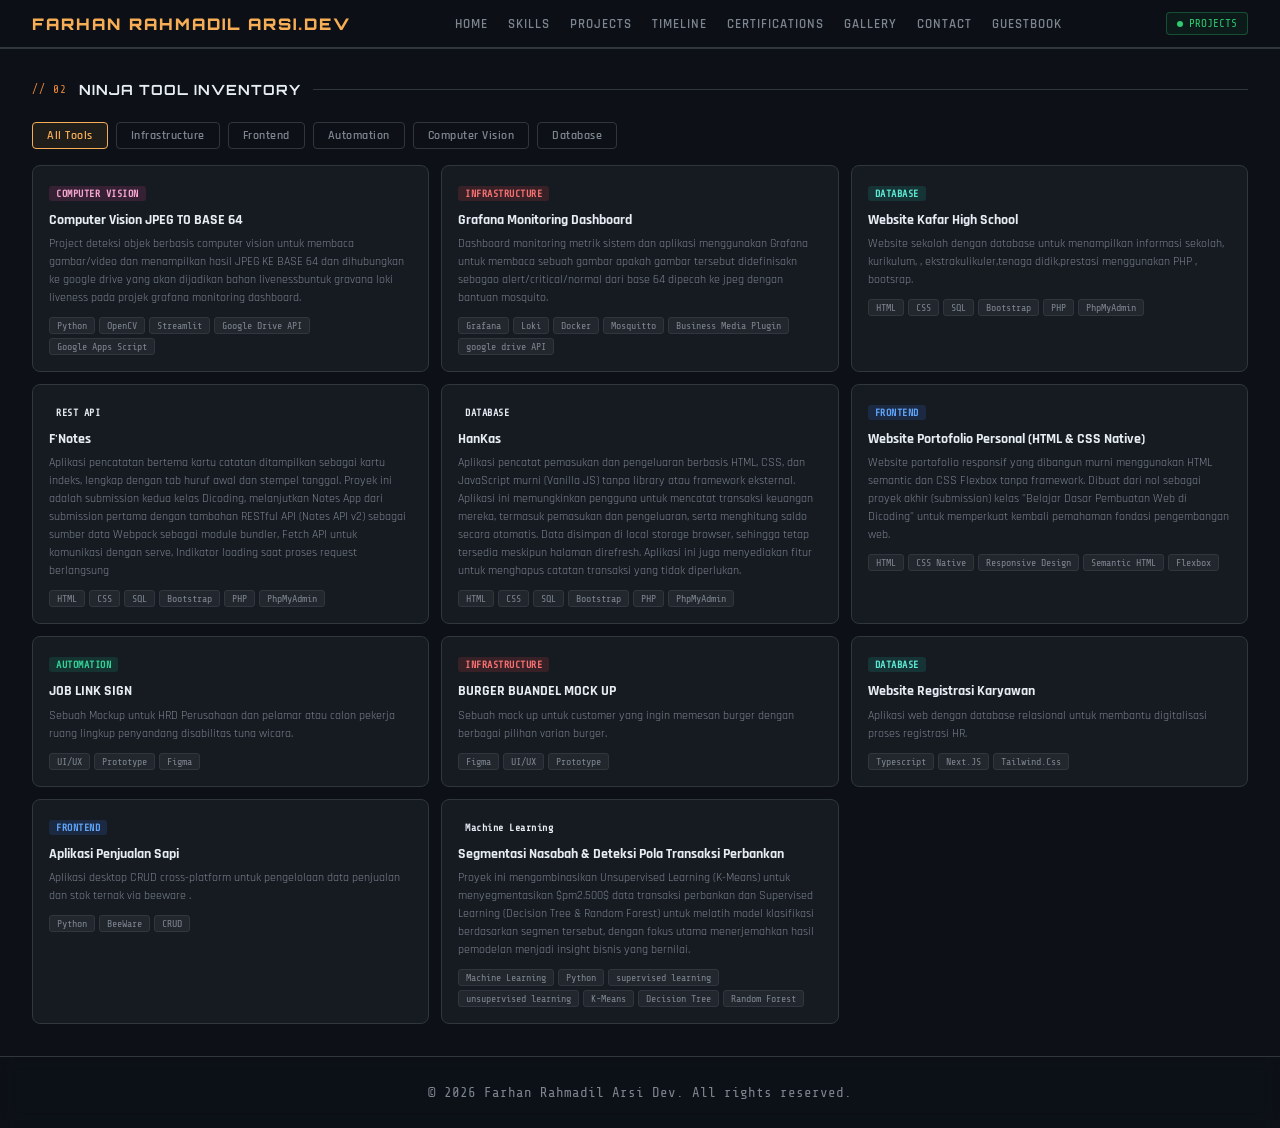
<file: projects.html>
<!DOCTYPE html>
<html lang="id">
<head>
  <meta charset="UTF-8">
  <meta name="viewport" content="width=device-width, initial-scale=1.0">
  <meta name="description" content="Daftar proyek Farhan Rahmadil Arsi.">
  <title>Projects | Farhan Rahmadil Arsi Dev</title>
  <link rel="preconnect" href="https://fonts.googleapis.com">
  <link rel="preconnect" href="https://fonts.gstatic.com" crossorigin>
  <link href="https://fonts.googleapis.com/css2?family=Orbitron:wght@400;700;900&family=Share+Tech+Mono&family=Rajdhani:wght@400;600;700&display=swap" rel="stylesheet">
  <link rel="stylesheet" href="styles.css">
  <link rel="stylesheet" href="naruto_addon.css">
</head>
<body>
  <a class="skip-link" href="#main-content">Lewati ke konten utama</a>
  <nav class="site-nav" aria-label="Navigasi utama">
    <a class="logo" href="shinobi_digital_portfolio.html">FARHAN RAHMADIL ARSI<span>.</span>DEV</a>
    <button class="nav-toggle" type="button" aria-label="Buka menu" aria-expanded="false" aria-controls="nav-links"><span></span><span></span><span></span></button>
    <ul class="nav-links" id="nav-links">
      <li><a href="shinobi_digital_portfolio.html">Home</a></li>
      <li><a href="skills.html">Skills</a></li>
      <li><a href="projects.html">Projects</a></li>
      <li><a href="timeline.html">Timeline</a></li>
      <li><a href="certifications.html">Certifications</a></li>
      <li><a href="gallery.html">Gallery</a></li>
      <li><a href="contact.html">Contact</a></li>
      <li><a href="guestbook.html">Guestbook</a></li>
    </ul>
    <div class="status-badge"><span class="dot"></span>PROJECTS</div>
  </nav>
  <main id="main-content">
    <section id="projects-sec" aria-labelledby="projects-title">
      <div class="section-header">
        <span class="section-tag">// 02</span>
        <h1 class="section-title" id="projects-title">NINJA TOOL INVENTORY</h1>
        <div class="divider-line"></div>
      </div>
      <div class="filter-row" id="project-filters" aria-label="Filter proyek"></div>
      <div class="projects-grid" id="projects-grid"></div>
    </section>
  </main>
  <footer class="site-footer" aria-label="Footer">
    <div class="site-footer-inner">
      <div class="site-footer-text">© <span id="footer-year"></span> Farhan Rahmadil Arsi Dev. All rights reserved.</div>

    </div>
  </footer>

  <script>
    (function () {
      var el = document.getElementById('footer-year');
      if (el) el.textContent = String(new Date().getFullYear());
    })();
  </script>

  <script src="data.js"></script>
  <script src="script.js"></script>
  <script src="naruto_addon.js"></script>
</body>
</html>
</file>
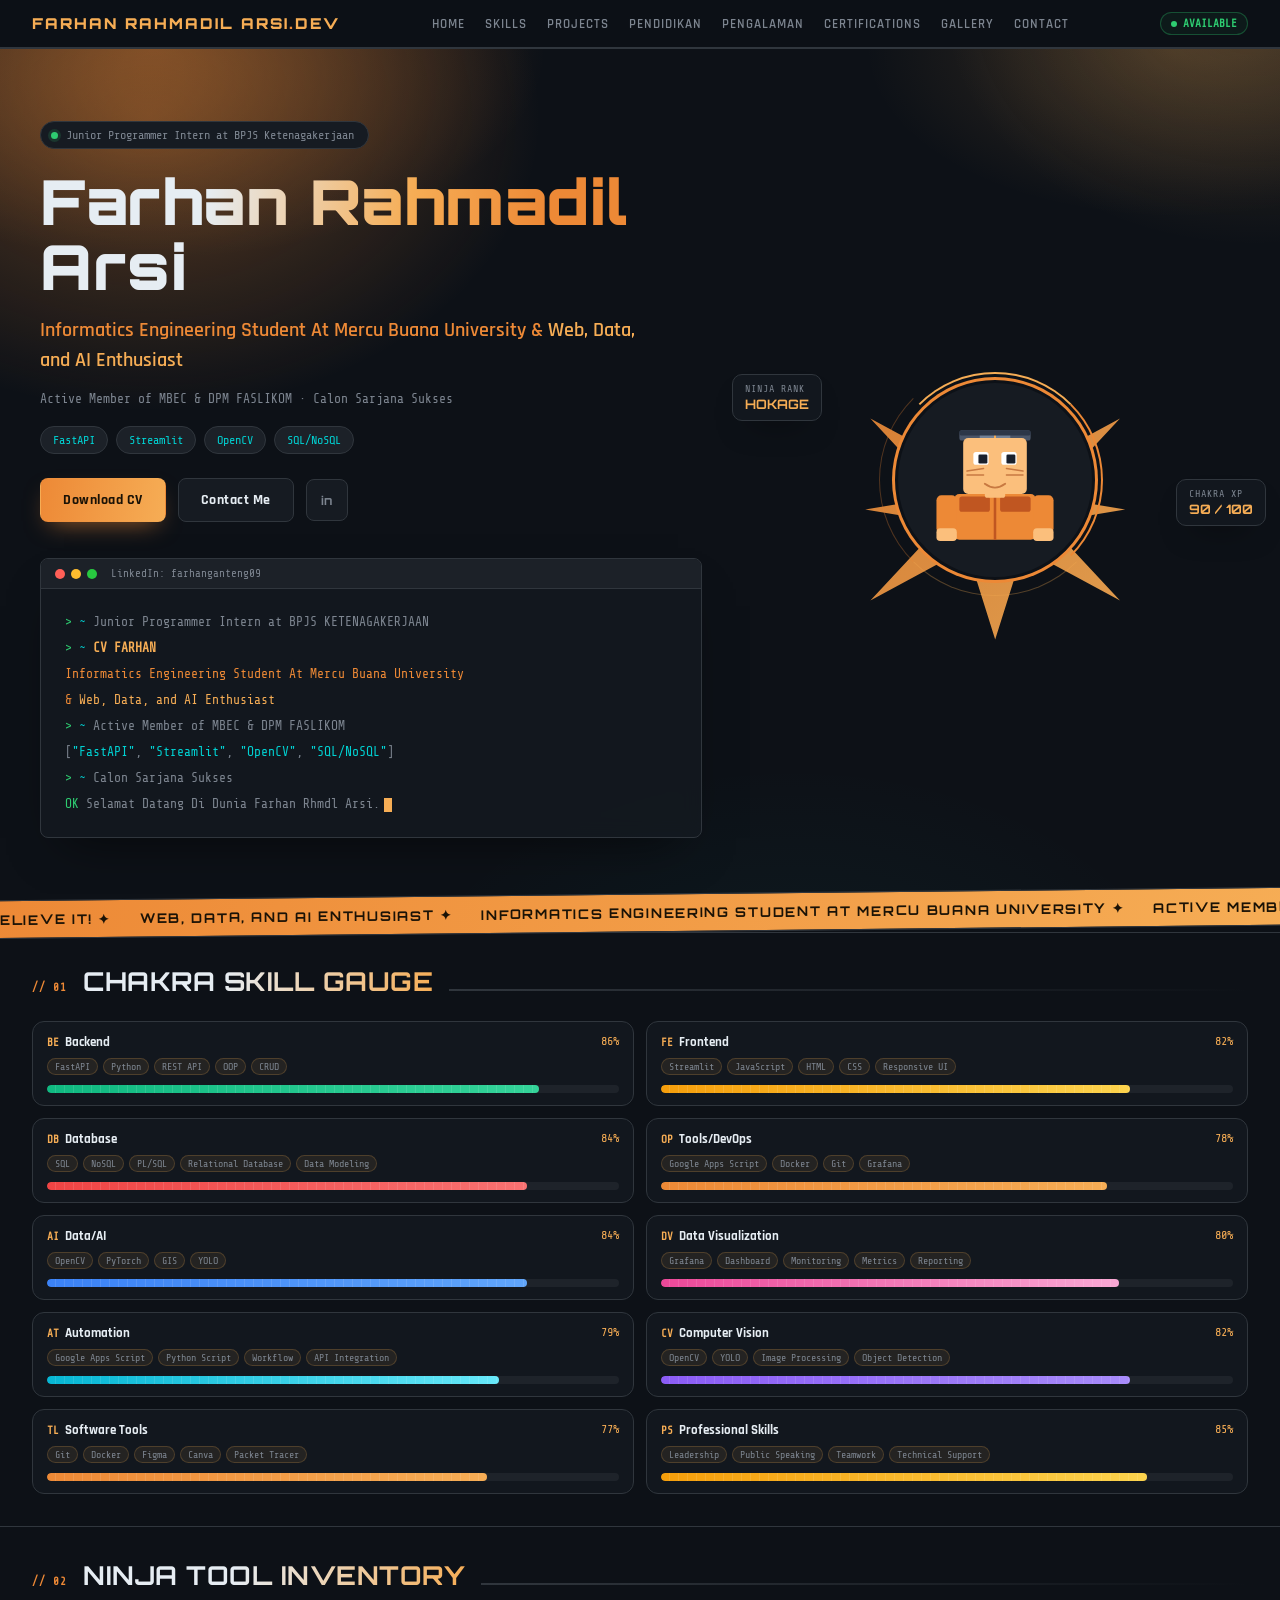
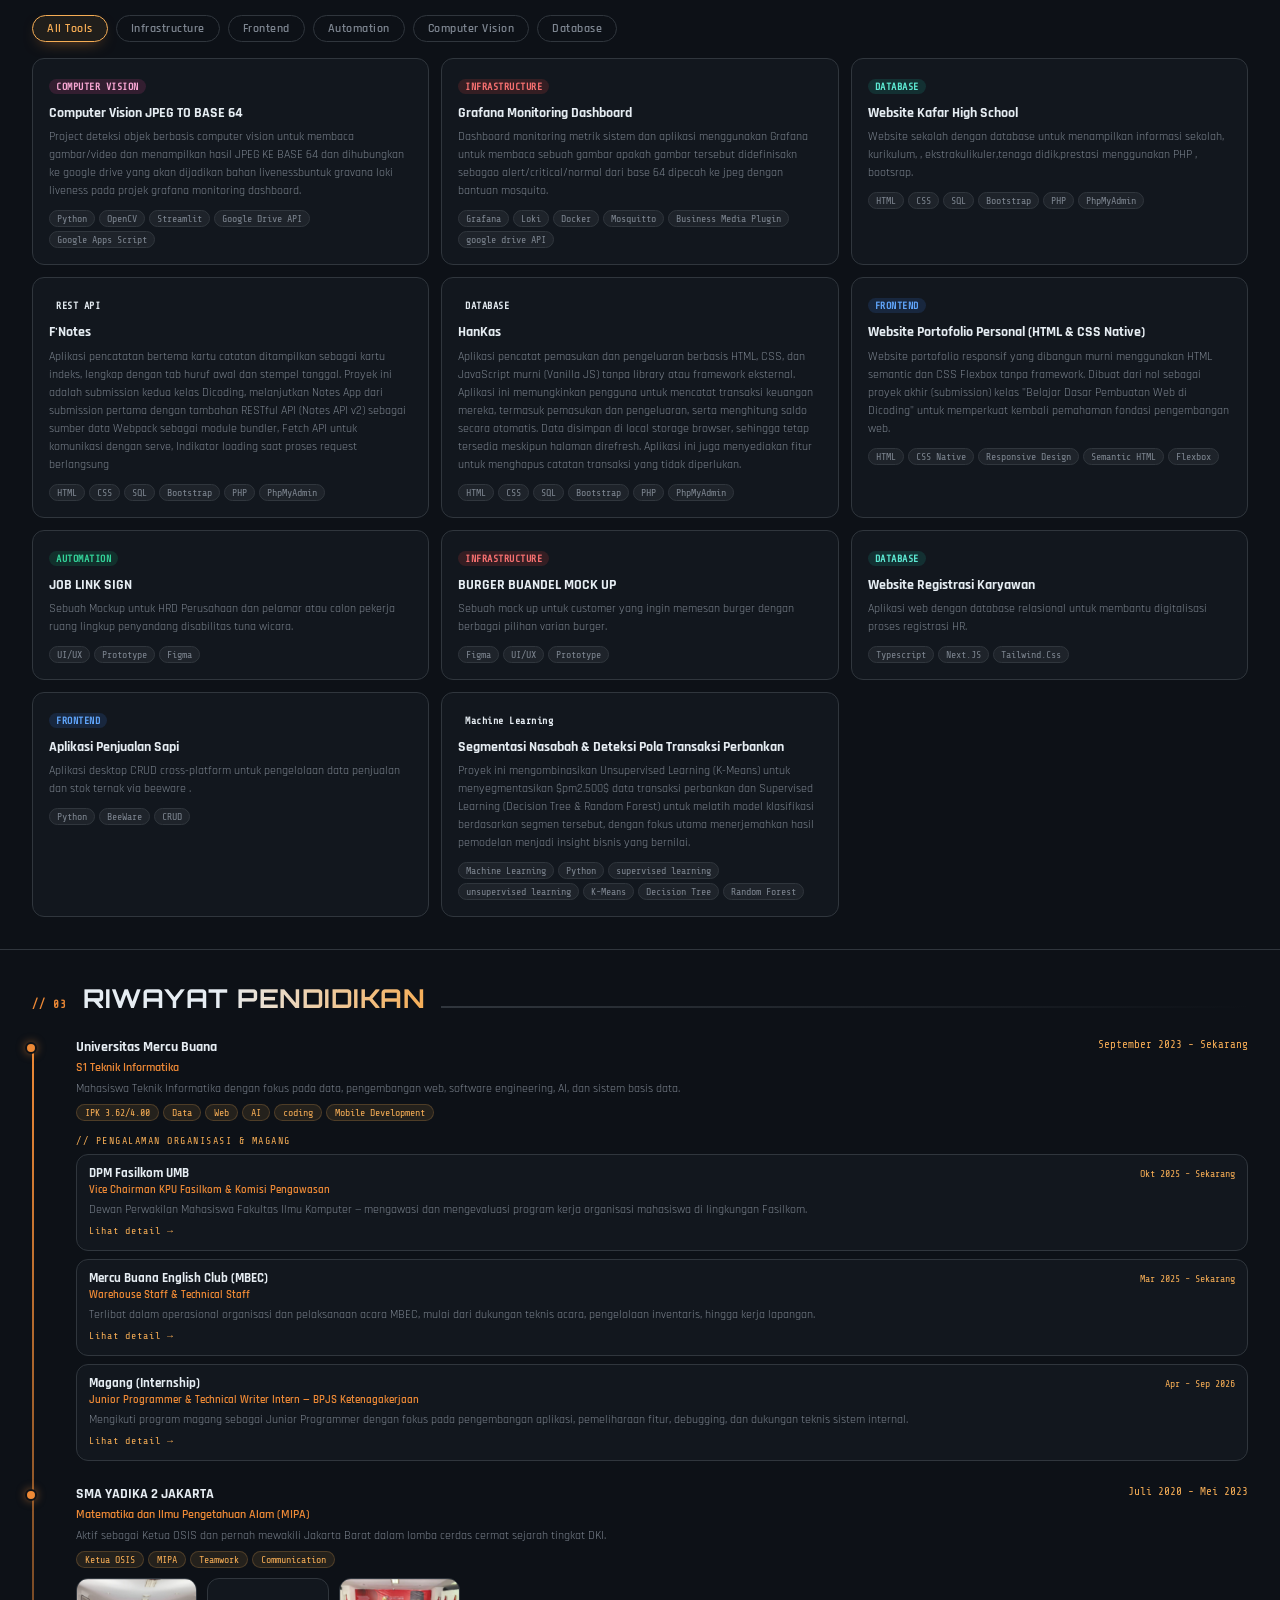
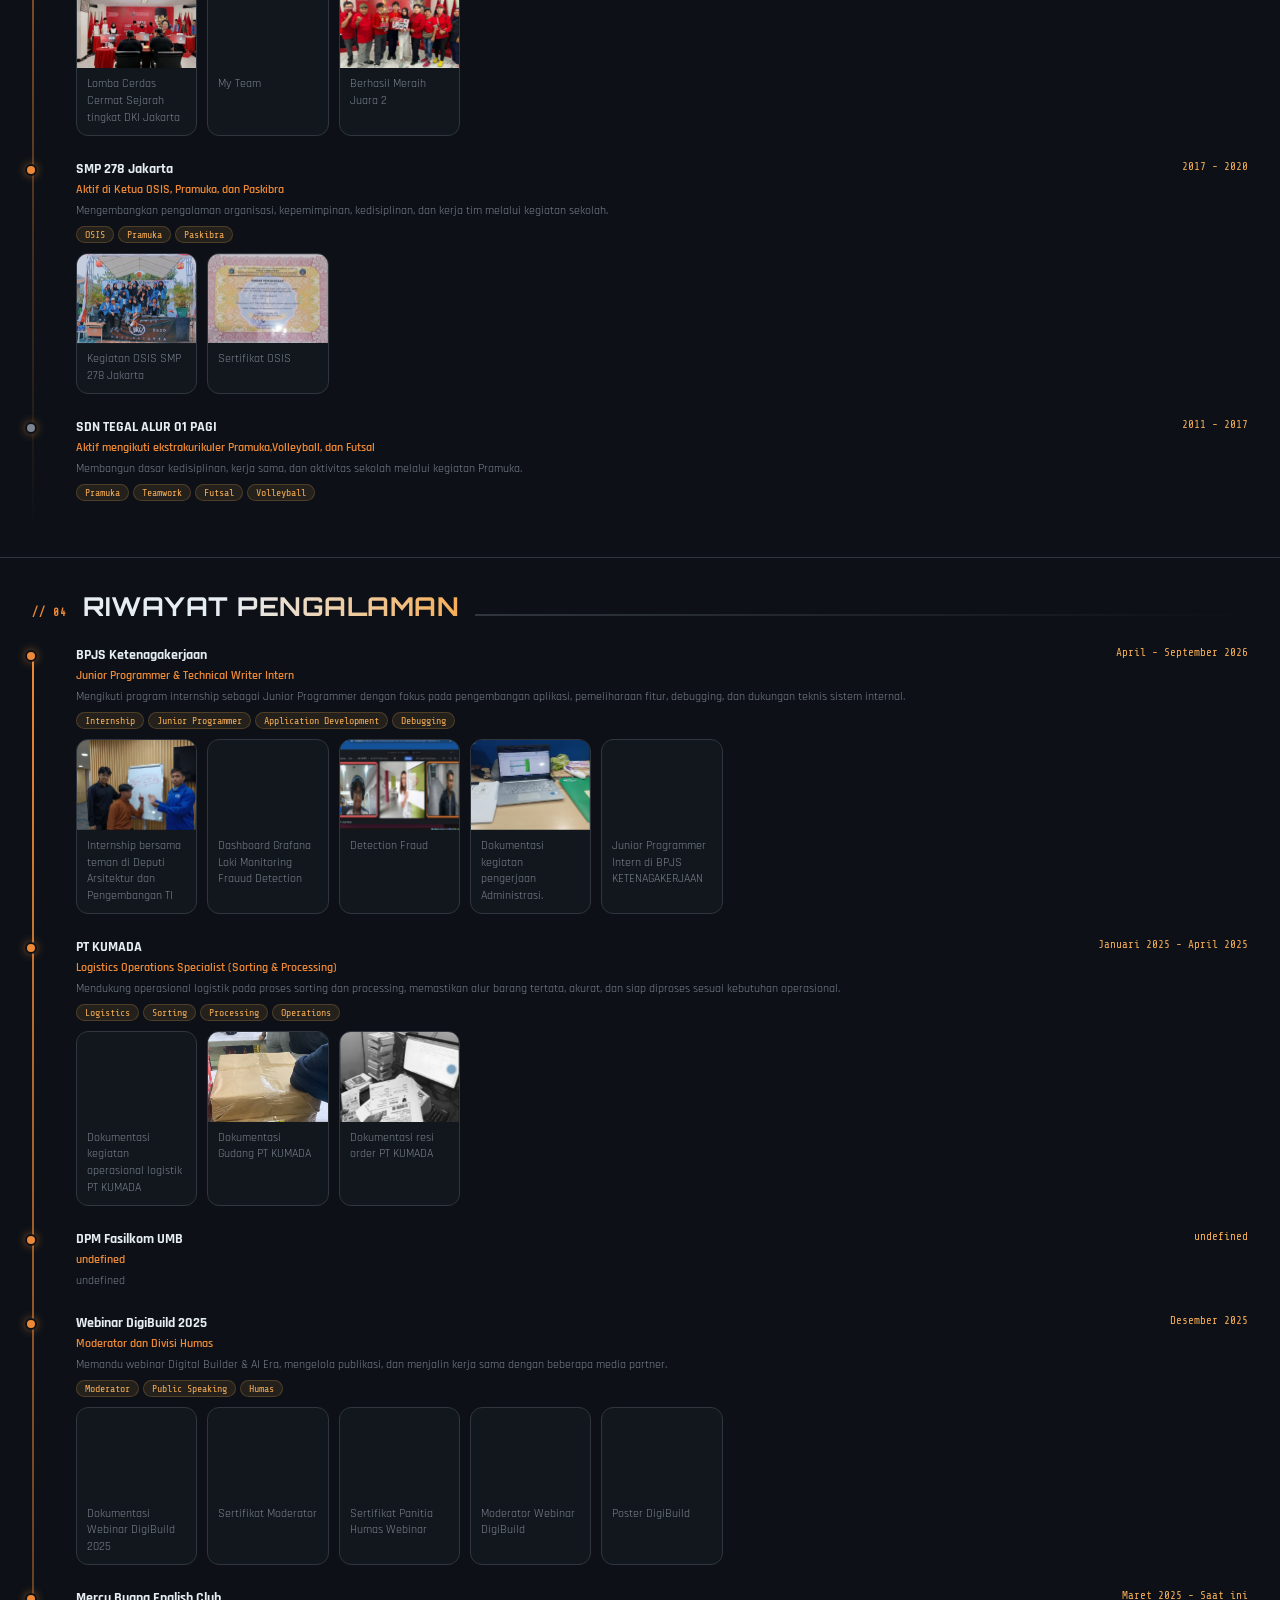
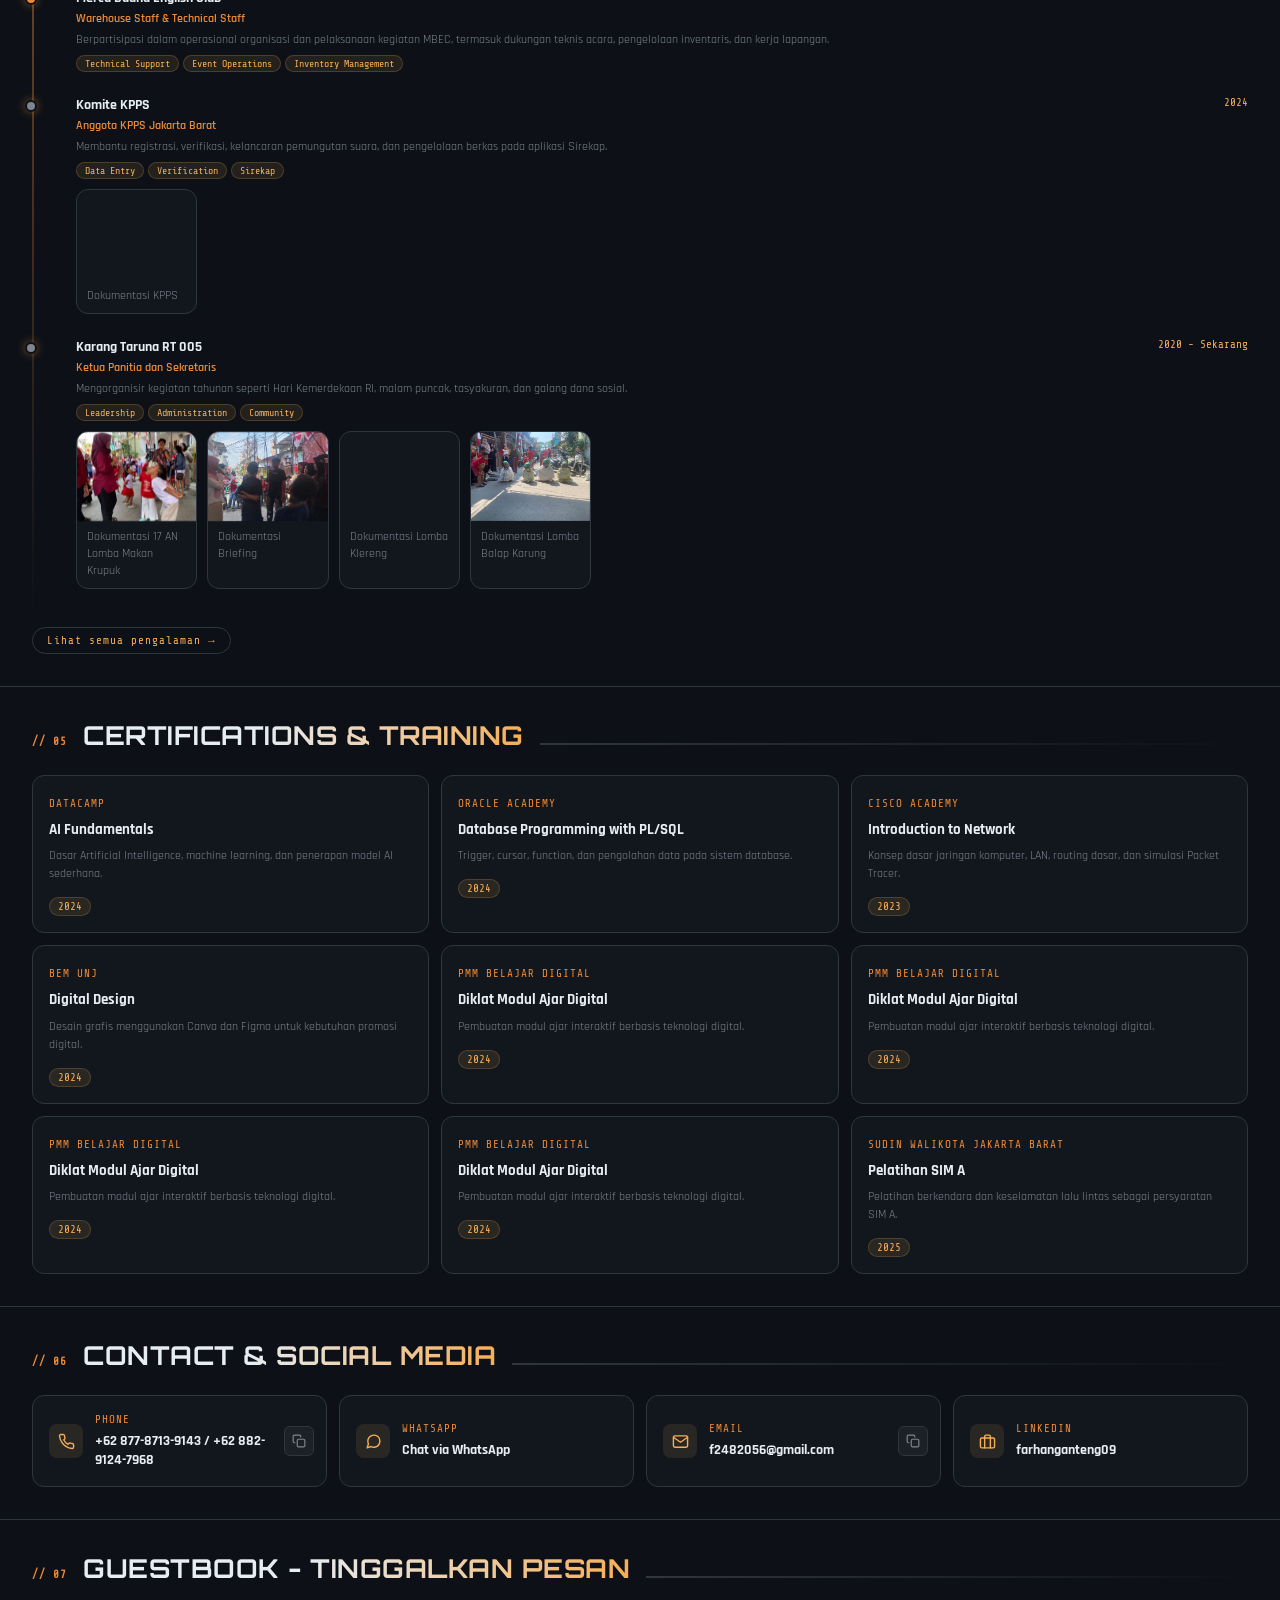
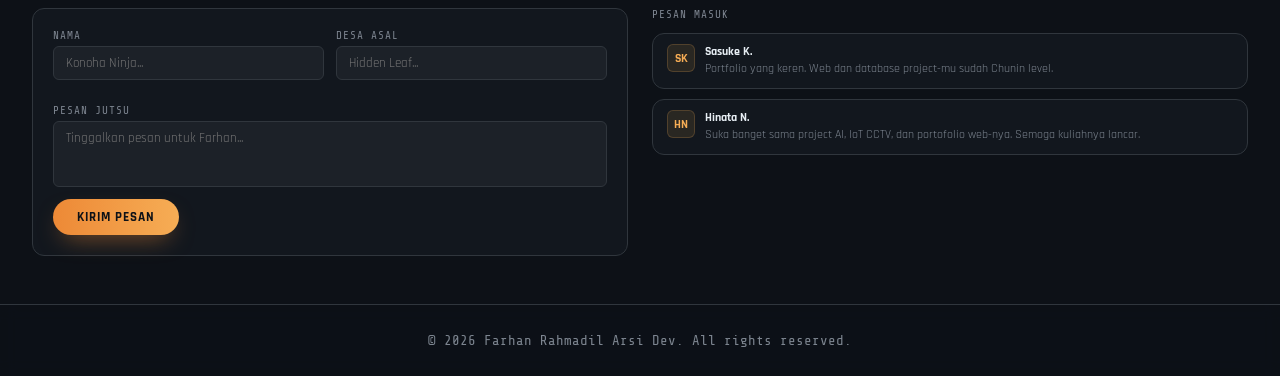
<file: shinobi_digital_portfolio.html>
<!DOCTYPE html>
<html lang="id">
<head>
  <meta charset="UTF-8">
  <meta name="viewport" content="width=device-width, initial-scale=1.0">
  <meta name="description" content="Portofolio digital Farhan Rahmadil Arsi bertema shinobi, berisi skill, proyek, pendidikan, pengalaman, dan guestbook.">
  <title>Farhan Rahmadil Arsi Dev | Shinobi Digital Portfolio</title>
  <link rel="preconnect" href="https://fonts.googleapis.com">
  <link rel="preconnect" href="https://fonts.gstatic.com" crossorigin>
  <link href="https://fonts.googleapis.com/css2?family=Orbitron:wght@400;700;900&family=Share+Tech+Mono&family=Rajdhani:wght@400;600;700&display=swap" rel="stylesheet">
  <link rel="stylesheet" href="styles.css">
  <link rel="stylesheet" href="naruto_addon.css">
  <link rel="stylesheet" href="modern-hero.css">
</head>
<body>
  <a class="skip-link" href="#main-content">Lewati ke konten utama</a>

  <nav class="site-nav" aria-label="Navigasi utama">
    <a class="logo" href="shinobi_digital_portfolio.html" aria-label="Farhan Dev Home">FARHAN RAHMADIL ARSI<span>.</span>DEV</a>
    <button class="nav-toggle" type="button" aria-label="Buka menu" aria-expanded="false" aria-controls="nav-links">
      <span></span>
      <span></span>
      <span></span>
    </button>
    <ul class="nav-links" id="nav-links">
      <li><a href="shinobi_digital_portfolio.html">Home</a></li>
      <li><a href="skills.html">Skills</a></li>
      <li><a href="projects.html">Projects</a></li>
      <li><a href="pendidikan.html">Pendidikan</a></li>
      <li><a href="pengalaman.html">Pengalaman</a></li>
      <li><a href="certifications.html">Certifications</a></li>
      <li><a href="gallery.html">Gallery</a></li>
      <li><a href="guestbook.html">Contact</a></li>
    </ul>
    <div class="status-badge" aria-label="Status available">
      <span class="dot"></span>
      AVAILABLE
    </div>
  </nav>

  <main id="main-content">
    <section class="hero hero-modern" id="home" aria-labelledby="hero-title">
      <div class="hero-glow" aria-hidden="true"></div>

      <div class="hero-content">
        <span class="hero-kicker"><span class="hero-kicker-dot"></span> Junior Programmer Intern at BPJS Ketenagakerjaan</span>

        <h1 id="hero-title" class="hero-name">Farhan Rahmadil Arsi</h1>

        <p class="hero-role"><span class="t-orange">Informatics Engineering Student At Mercu Buana University</span> <span class="t-orange">&amp;</span> <span class="t-yellow">Web, Data, and AI Enthusiast</span></p>
        <p class="hero-org">Active Member of MBEC &amp; DPM FASLIKOM &middot; Calon Sarjana Sukses</p>

        <div class="hero-tags" aria-label="Tech stack singkat">
          <span class="hero-tag">FastAPI</span>
          <span class="hero-tag">Streamlit</span>
          <span class="hero-tag">OpenCV</span>
          <span class="hero-tag">SQL/NoSQL</span>
        </div>

        <div class="hero-cta">
          <a class="btn-primary" href="CV NEW FARHAN 30 6 2026.pdf" target="_blank" rel="noopener">Download CV</a>
          <a class="btn-secondary" href="guestbook.html">Contact Me</a>
          <a class="btn-icon" href="https://www.linkedin.com/in/farhanganteng09/" target="_blank" rel="noopener" aria-label="LinkedIn farhanganteng09">in</a>
        </div>

        <div class="terminal-box hero-terminal">
          <div class="terminal-header">
            <span class="dot-red"></span>
            <span class="dot-yellow"></span>
            <span class="dot-green2"></span>
            <a class="terminal-title" href="https://www.linkedin.com/in/farhanganteng09/" target="_blank" rel="noopener">LinkedIn: farhanganteng09</a>
          </div>
          <div class="terminal-body">
            <p><span class="t-green">></span> <span class="t-teal">~</span> <span class="t-muted">Junior Programmer Intern at BPJS KETENAGAKERJAAN </span></p>
            <p><span class="t-green">></span> <span class="t-teal">~</span> <a class="terminal-link" href="CV NEW FARHAN 30 6 2026.pdf" target="_blank" rel="noopener">CV FARHAN</a></p>
            <p><span class="t-orange">Informatics Engineering Student At Mercu Buana University</span></p>
            <p><span class="t-orange">&amp;</span> <span class="t-yellow">Web, Data, and AI Enthusiast</span></p>
            <p><span class="t-green">></span> <span class="t-teal">~</span> <span class="t-muted">Active Member of MBEC & DPM FASLIKOM</span></p>
            <p><span class="t-muted">[</span><span class="t-teal">"FastAPI"</span><span class="t-muted">,</span> <span class="t-teal">"Streamlit"</span><span class="t-muted">,</span> <span class="t-teal">"OpenCV"</span><span class="t-muted">,</span> <span class="t-teal">"SQL/NoSQL"</span><span class="t-muted">]</span></p>
            <p><span class="t-green">></span> <span class="t-teal">~</span> <span class="t-muted">Calon Sarjana Sukses</span></p>
            <p><span class="t-green">OK</span> <span class="t-muted">Selamat Datang Di Dunia Farhan Rhmdl Arsi.</span><span class="cursor"></span></p>
          </div>
        </div>
      </div>

      <aside class="avatar-section hero-avatar-modern" aria-label="Profil singkat">
        <div class="hero-starburst" aria-hidden="true"><div class="hero-starburst-shape"></div></div>

        <div class="avatar-frame" aria-hidden="true">
          <div class="avatar-ring"></div>
          <div class="avatar-ring-2"></div>
          <div class="avatar-inner">
            <svg class="char-svg" viewBox="0 0 100 110" xmlns="http://www.w3.org/2000/svg">
              <rect x="22" y="16" width="56" height="8" rx="2" fill="#4A5568"/>
              <rect x="38" y="17" width="24" height="6" rx="1" fill="#718096"/>
              <line x1="50" y1="17" x2="50" y2="23" stroke="#F6AD55" stroke-width="1.5"/>
              <rect x="25" y="22" width="50" height="44" rx="4" fill="#FBBF7C"/>
              <rect x="33" y="33" width="12" height="10" rx="2" fill="white"/>
              <rect x="55" y="33" width="12" height="10" rx="2" fill="white"/>
              <rect x="37" y="35" width="7" height="7" rx="1" fill="#1A202C"/>
              <rect x="59" y="35" width="7" height="7" rx="1" fill="#1A202C"/>
              <line x1="28" y1="48" x2="41" y2="46" stroke="#C87941" stroke-width="1.2" stroke-linecap="round"/>
              <line x1="28" y1="51" x2="41" y2="51" stroke="#C87941" stroke-width="1.2" stroke-linecap="round"/>
              <line x1="59" y1="46" x2="72" y2="48" stroke="#C87941" stroke-width="1.2" stroke-linecap="round"/>
              <line x1="59" y1="51" x2="72" y2="51" stroke="#C87941" stroke-width="1.2" stroke-linecap="round"/>
              <path d="M42 58 Q50 64 58 58" stroke="#C87941" stroke-width="1.5" fill="none" stroke-linecap="round"/>
              <rect x="22" y="16" width="56" height="4" rx="2" fill="#2D3748"/>
              <rect x="18" y="66" width="64" height="36" rx="4" fill="#ED8936"/>
              <line x1="50" y1="66" x2="50" y2="102" stroke="#C05621" stroke-width="2"/>
              <rect x="22" y="68" width="24" height="12" rx="2" fill="#C05621"/>
              <rect x="54" y="68" width="24" height="12" rx="2" fill="#C05621"/>
              <rect x="4" y="67" width="16" height="30" rx="4" fill="#ED8936"/>
              <rect x="80" y="67" width="16" height="30" rx="4" fill="#ED8936"/>
              <rect x="4" y="93" width="16" height="10" rx="3" fill="#FBBF7C"/>
              <rect x="80" y="93" width="16" height="10" rx="3" fill="#FBBF7C"/>
              <rect x="42" y="63" width="16" height="6" rx="2" fill="#FBBF7C"/>
            </svg>
          </div>
        </div>

        <div class="hero-float-chip hero-float-chip--rank" aria-hidden="true">
          <span class="chip-label">NINJA RANK</span>
          <span class="chip-value">HOKAGE</span>
        </div>
        <div class="hero-float-chip hero-float-chip--xp" aria-hidden="true">
          <span class="chip-label">CHAKRA XP</span>
          <span class="chip-value">90 / 100</span>
        </div>

        <div class="rank-badge">
          <span class="rank-label">NINJA RANK</span>
          <span class="rank-value">HOKAGE</span>
        </div>
        <div class="xp-bar-container">
          <div class="xp-label">
            <span>Chakra XP</span>
            <span>90 / 100</span>
          </div>
          <div class="xp-bar">
            <div class="xp-fill"></div>
          </div>
        </div>
      </aside>
    </section>

    <div class="believe-marquee" aria-hidden="true">
      <div class="believe-track">
        <span>BELIEVE IT! ✦</span>
        <span>WEB, DATA, AND AI ENTHUSIAST ✦</span>
        <span>INFORMATICS ENGINEERING STUDENT AT MERCU BUANA UNIVERSITY ✦</span>
        <span>ACTIVE MEMBER OF MBEC &amp; DPM FASLIKOM ✦</span>
        <span>CALON SARJANA SUKSES ✦</span>
        <span>BELIEVE IT! ✦</span>
        <span>WEB, DATA, AND AI ENTHUSIAST ✦</span>
        <span>INFORMATICS ENGINEERING STUDENT AT MERCU BUANA UNIVERSITY ✦</span>
        <span>ACTIVE MEMBER OF MBEC &amp; DPM FASLIKOM ✦</span>
        <span>CALON SARJANA SUKSES ✦</span>
      </div>
    </div>

    <section id="skills-sec" aria-labelledby="skills-title">
      <div class="section-header">
        <span class="section-tag">// 01</span>
        <h2 class="section-title" id="skills-title">CHAKRA SKILL GAUGE</h2>
        <div class="divider-line"></div>
      </div>
      <div class="skills-grid" id="skills-grid"></div>
    </section>

    <section id="projects-sec" aria-labelledby="projects-title">
      <div class="section-header">
        <span class="section-tag">// 02</span>
        <h2 class="section-title" id="projects-title">NINJA TOOL INVENTORY</h2>
        <div class="divider-line"></div>
      </div>
      <div class="filter-row" id="project-filters" aria-label="Filter proyek"></div>
      <div class="projects-grid" id="projects-grid"></div>
    </section>

    <section id="pendidikan-sec" aria-labelledby="pendidikan-title">
      <div class="section-header">
        <span class="section-tag">// 03</span>
        <h2 class="section-title" id="pendidikan-title">RIWAYAT PENDIDIKAN</h2>
        <div class="divider-line"></div>
      </div>
      <div id="pendidikan-layout"></div>
    </section>

    <section id="pengalaman-sec" aria-labelledby="pengalaman-title">
      <div class="section-header">
        <span class="section-tag">// 04</span>
        <h2 class="section-title" id="pengalaman-title">RIWAYAT PENGALAMAN</h2>
        <div class="divider-line"></div>
      </div>
      <div id="pengalaman-overview-layout"></div>
      <a class="gallery-detail-link" href="pengalaman.html">Lihat semua pengalaman &rarr;</a>
    </section>

    <section id="certifications-sec" aria-labelledby="certifications-title">
      <div class="section-header">
        <span class="section-tag">// 05</span>
        <h2 class="section-title" id="certifications-title">CERTIFICATIONS & TRAINING</h2>
        <div class="divider-line"></div>
      </div>
      <div class="certifications-grid">
        <a class="certification-card" href="certificates/datacamp-ai-fundamentals-2024.pdf" target="_blank" rel="noopener">
          <span class="certification-issuer">DataCamp</span>
          <h3 class="certification-title">AI Fundamentals</h3>
          <p class="certification-desc">Dasar Artificial Intelligence, machine learning, dan penerapan model AI sederhana.</p>
          <span class="certification-year">2024</span>
        </a>
        <a class="certification-card" href="certificates/oracle-academy-database-programming-plsql-2024.pdf" target="_blank" rel="noopener">
          <span class="certification-issuer">Oracle Academy</span>
          <h3 class="certification-title">Database Programming with PL/SQL</h3>
          <p class="certification-desc">Trigger, cursor, function, dan pengolahan data pada sistem database.</p>
          <span class="certification-year">2024</span>
        </a>
        <a class="certification-card" href="certificates/cisco-introduction-to-network-2023.pdf" target="_blank" rel="noopener">
          <span class="certification-issuer">Cisco Academy</span>
          <h3 class="certification-title">Introduction to Network</h3>
          <p class="certification-desc">Konsep dasar jaringan komputer, LAN, routing dasar, dan simulasi Packet Tracer.</p>
          <span class="certification-year">2023</span>
        </a>
        <a class="certification-card" href="certificates/bem-unj-digital-design-2024.pdf" target="_blank" rel="noopener">
          <span class="certification-issuer">BEM UNJ</span>
          <h3 class="certification-title">Digital Design</h3>
          <p class="certification-desc">Desain grafis menggunakan Canva dan Figma untuk kebutuhan promosi digital.</p>
          <span class="certification-year">2024</span>
        </a>
        <a class="certification-card" href="certificates/pmm-belajar-digital-modul-ajar-2024.pdf" target="_blank" rel="noopener">
          <span class="certification-issuer">PMM Belajar Digital</span>
          <h3 class="certification-title">Diklat Modul Ajar Digital</h3>
          <p class="certification-desc">Pembuatan modul ajar interaktif berbasis teknologi digital.</p>
          <span class="certification-year">2024</span>
        </a>
        <a class="certification-card" href="certificates/pmm-belajar-digital-modul-ajar-2024.pdf" target="_blank" rel="noopener">
          <span class="certification-issuer">PMM Belajar Digital</span>
          <h3 class="certification-title">Diklat Modul Ajar Digital</h3>
          <p class="certification-desc">Pembuatan modul ajar interaktif berbasis teknologi digital.</p>
          <span class="certification-year">2024</span>
        </a>
        <a class="certification-card" href="certificates/pmm-belajar-digital-modul-ajar-2024.pdf" target="_blank" rel="noopener">
          <span class="certification-issuer">PMM Belajar Digital</span>
          <h3 class="certification-title">Diklat Modul Ajar Digital</h3>
          <p class="certification-desc">Pembuatan modul ajar interaktif berbasis teknologi digital.</p>
          <span class="certification-year">2024</span>
        </a>
        <a class="certification-card" href="certificates/pmm-belajar-digital-modul-ajar-2024.pdf" target="_blank" rel="noopener">
          <span class="certification-issuer">PMM Belajar Digital</span>
          <h3 class="certification-title">Diklat Modul Ajar Digital</h3>
          <p class="certification-desc">Pembuatan modul ajar interaktif berbasis teknologi digital.</p>
          <span class="certification-year">2024</span>
        </a>
        <a class="certification-card" href="certificates/sudin-walikota-jakarta-barat-sim-a-2025.pdf" target="_blank" rel="noopener">
          <span class="certification-issuer">Sudin Walikota Jakarta Barat</span>
          <h3 class="certification-title">Pelatihan SIM A</h3>
          <p class="certification-desc">Pelatihan berkendara dan keselamatan lalu lintas sebagai persyaratan SIM A.</p>
          <span class="certification-year">2025</span>
        </a>
      </div>
    </section>

    <section id="contact-sec" aria-labelledby="contact-title">
      <div class="section-header">
        <span class="section-tag">// 06</span>
        <h2 class="section-title" id="contact-title">CONTACT & SOCIAL MEDIA</h2>
        <div class="divider-line"></div>
      </div>
      <div class="contact-grid" id="contact-grid"></div>
    </section>

    <section id="guest-sec" class="guest-section" aria-labelledby="guest-title">
      <div class="section-header">
        <span class="section-tag">// 07</span>
        <h2 class="section-title" id="guest-title">GUESTBOOK - TINGGALKAN PESAN</h2>
        <div class="divider-line"></div>
      </div>
      <div class="guest-layout">
        <form class="guest-form" id="guest-form">
          <div class="form-row">
            <div class="form-group">
              <label class="form-label" for="g-name">Nama</label>
              <input class="form-input" id="g-name" name="name" placeholder="Konoha Ninja..." autocomplete="name" required>
            </div>
            <div class="form-group">
              <label class="form-label" for="g-village">Desa Asal</label>
              <input class="form-input" id="g-village" name="village" placeholder="Hidden Leaf...">
            </div>
          </div>
          <div class="form-group">
            <label class="form-label" for="g-msg">Pesan Jutsu</label>
            <textarea class="form-textarea" id="g-msg" name="message" rows="3" placeholder="Tinggalkan pesan untuk Farhan..." required></textarea>
          </div>
          <button class="submit-btn" type="submit">KIRIM PESAN</button>
        </form>
        <div>
          <div class="messages-title">PESAN MASUK</div>
          <div class="messages-list" id="messages-list" aria-live="polite"></div>
        </div>
      </div>
    </section>
  </main>


  <footer class="site-footer" aria-label="Footer">
    <div class="site-footer-inner">
      <div class="site-footer-text">© <span id="footer-year"></span> Farhan Rahmadil Arsi Dev. All rights reserved.</div>
    </div>
  </footer>

  <script>
    (function () {
      var el = document.getElementById('footer-year');
      if (el) el.textContent = String(new Date().getFullYear());
    })();
  </script>

  <script src="data.js"></script>
  <script src="script.js"></script>
  <script src="naruto_addon.js"></script>
</body>
</html>
</file>
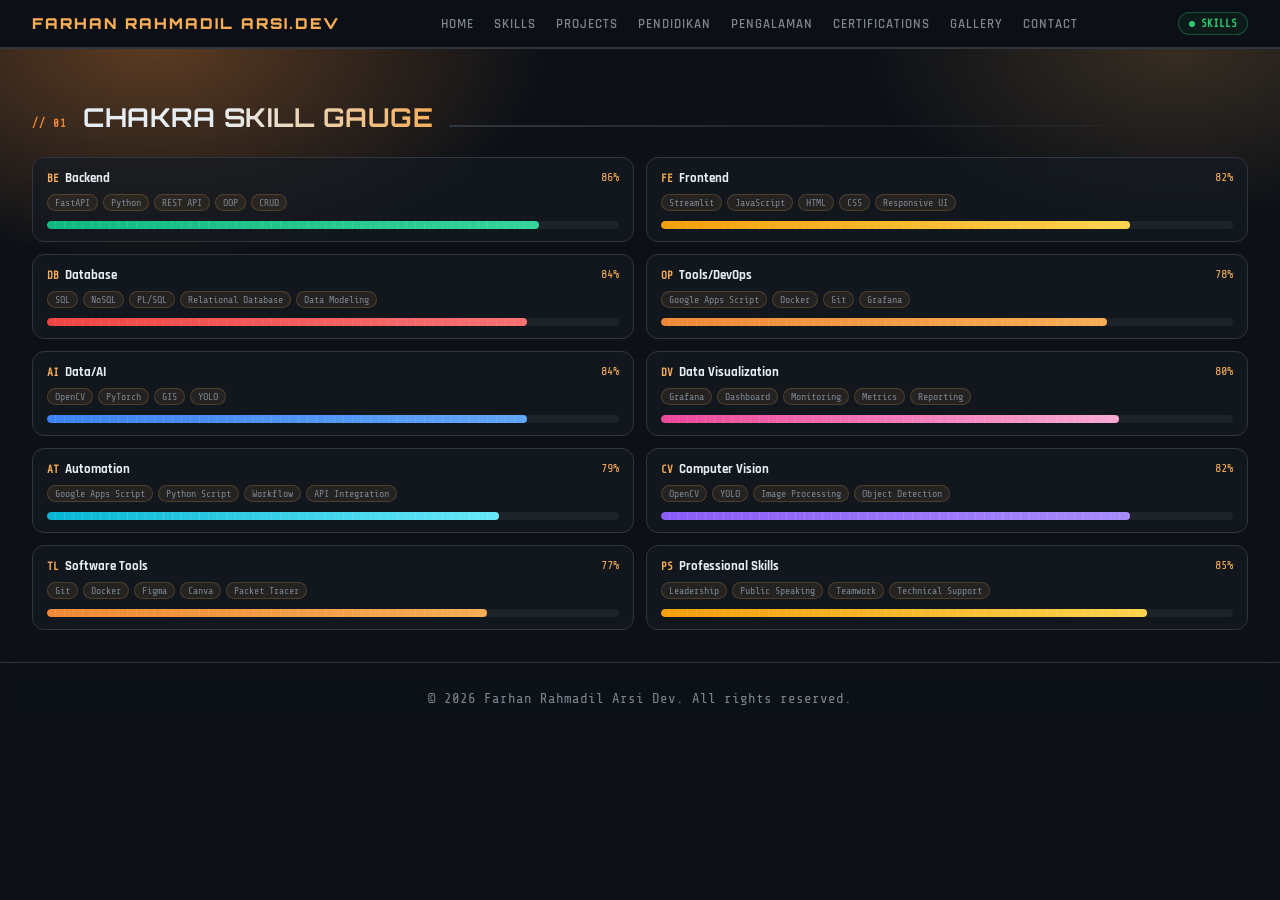
<file: skills.html>
<!DOCTYPE html>
<html lang="id">
<head>
  <meta charset="UTF-8">
  <meta name="viewport" content="width=device-width, initial-scale=1.0">
  <meta name="description" content="Skill Farhan Rahmadil Arsi dalam web, data, AI, dan software development.">
  <title>Skills | Farhan Rahmadil Arsi Dev</title>
  <link rel="preconnect" href="https://fonts.googleapis.com">
  <link rel="preconnect" href="https://fonts.gstatic.com" crossorigin>
  <link href="https://fonts.googleapis.com/css2?family=Orbitron:wght@400;700;900&family=Share+Tech+Mono&family=Rajdhani:wght@400;600;700&display=swap" rel="stylesheet">
  <link rel="stylesheet" href="styles.css">
  <link rel="stylesheet" href="naruto_addon.css">
  <link rel="stylesheet" href="modern-hero.css">
</head>
<body>
  <a class="skip-link" href="#main-content">Lewati ke konten utama</a>
  <nav class="site-nav" aria-label="Navigasi utama">
    <a class="logo" href="shinobi_digital_portfolio.html">FARHAN RAHMADIL ARSI<span>.</span>DEV</a>
    <button class="nav-toggle" type="button" aria-label="Buka menu" aria-expanded="false" aria-controls="nav-links"><span></span><span></span><span></span></button>
    <ul class="nav-links" id="nav-links">
      <li><a href="shinobi_digital_portfolio.html">Home</a></li>
      <li><a href="skills.html">Skills</a></li>
      <li><a href="projects.html">Projects</a></li>
      <li><a href="pendidikan.html">Pendidikan</a></li>

      <li><a href="pengalaman.html">Pengalaman</a></li>
      <li><a href="certifications.html">Certifications</a></li>
      <li><a href="gallery.html">Gallery</a></li>
      <li><a href="guestbook.html">Contact</a></li>
    </ul>
    <div class="status-badge"><span class="dot"></span>SKILLS</div>
  </nav>
  <main id="main-content">
    <section id="skills-sec" aria-labelledby="skills-title">
      <div class="section-header">
        <span class="section-tag">// 01</span>
        <h1 class="section-title" id="skills-title">CHAKRA SKILL GAUGE</h1>
        <div class="divider-line"></div>
      </div>
      <div class="skills-grid" id="skills-grid"></div>
    </section>
  </main>
  <footer class="site-footer" aria-label="Footer">
    <div class="site-footer-inner">
      <div class="site-footer-text">© <span id="footer-year"></span> Farhan Rahmadil Arsi Dev. All rights reserved.</div>

    </div>
  </footer>

  <script>
    (function () {
      var el = document.getElementById('footer-year');
      if (el) el.textContent = String(new Date().getFullYear());
    })();
  </script>

  <script src="data.js"></script>
  <script src="script.js"></script>
  <script src="naruto_addon.js"></script>
</body>
</html>
</file>
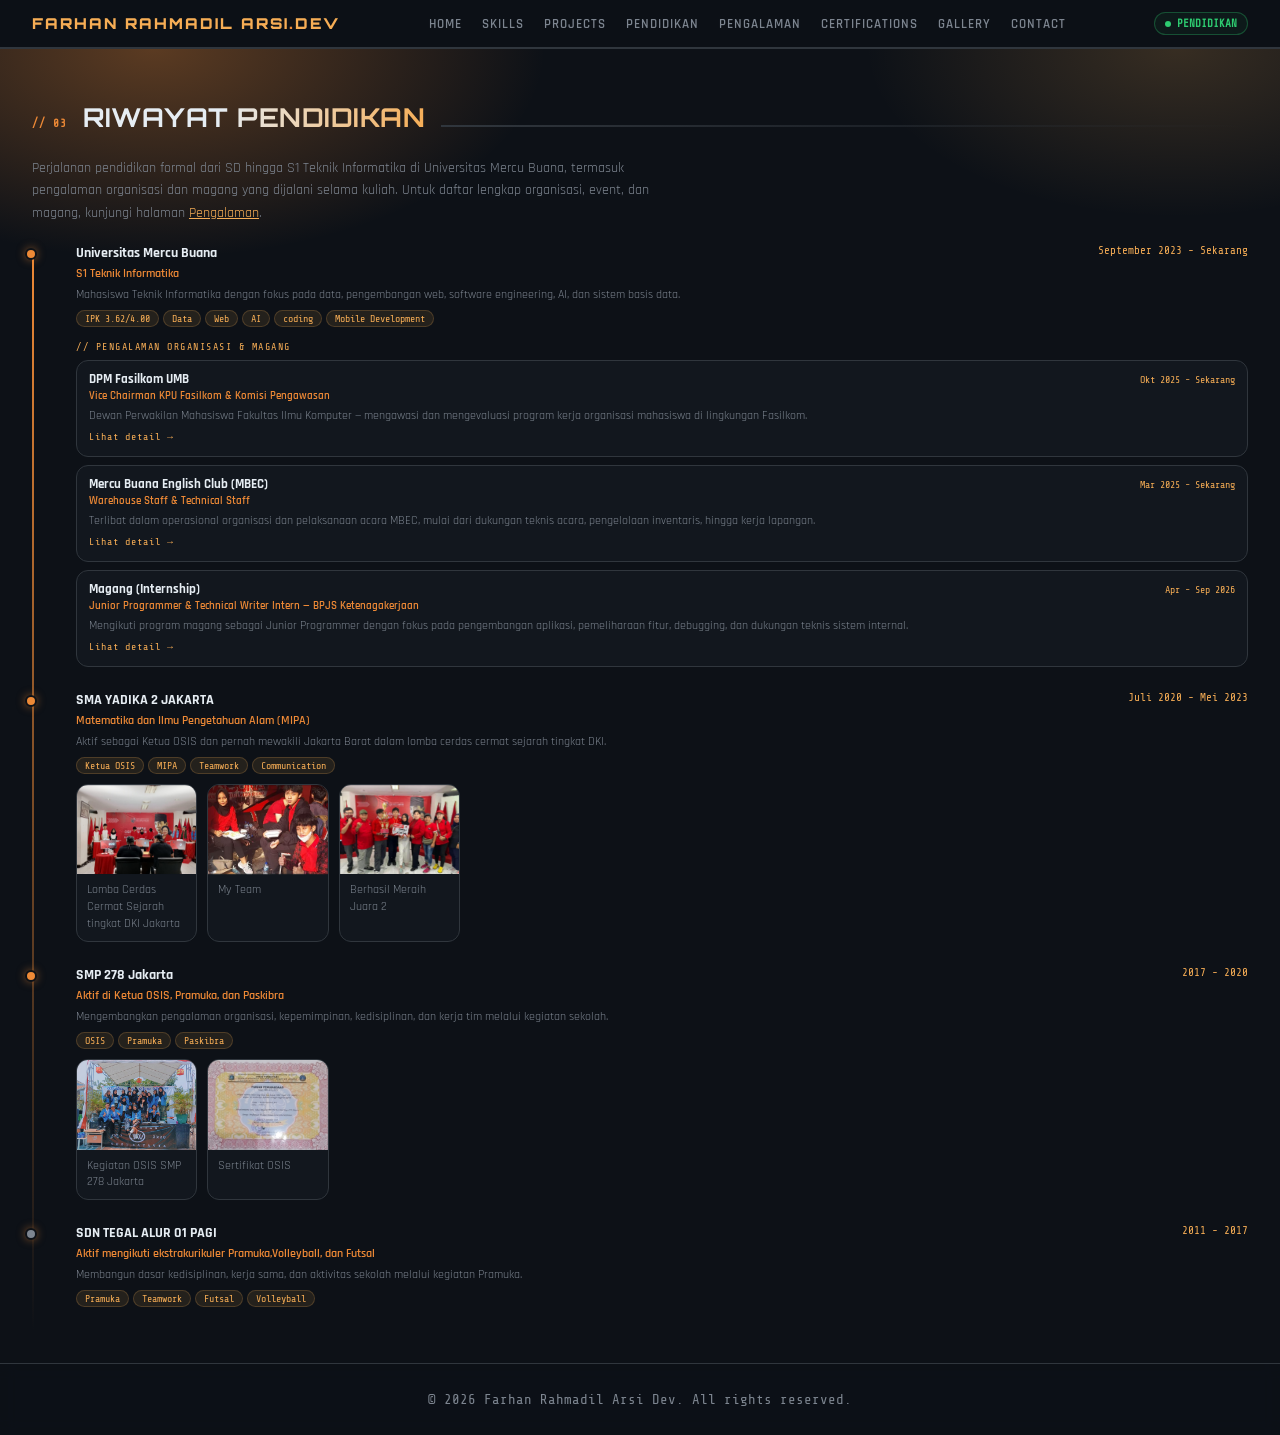
<file: timeline.html>
<!DOCTYPE html>
<html lang="id">
<head>
  <meta charset="UTF-8">
  <meta name="viewport" content="width=device-width, initial-scale=1.0">
  <meta name="description" content="Halaman Timeline sudah dipisah menjadi Pendidikan dan Pengalaman.">
  <meta http-equiv="refresh" content="0; url=pendidikan.html">
  <link rel="canonical" href="pendidikan.html">
  <title>Timeline | Farhan Rahmadil Arsi Dev</title>
  <link rel="preconnect" href="https://fonts.googleapis.com">
  <link rel="preconnect" href="https://fonts.gstatic.com" crossorigin>
  <link href="https://fonts.googleapis.com/css2?family=Orbitron:wght@400;700;900&family=Share+Tech+Mono&family=Rajdhani:wght@400;600;700&display=swap" rel="stylesheet">
  <link rel="stylesheet" href="styles.css">
  <link rel="stylesheet" href="naruto_addon.css">
  <link rel="stylesheet" href="modern-hero.css">
</head>
<body>
  <main id="main-content">
    <section id="timeline-redirect-sec" aria-labelledby="timeline-redirect-title">
      <div class="section-header">
        <span class="section-tag">// 03</span>
        <h1 class="section-title" id="timeline-redirect-title">TIMELINE SUDAH DIPISAH</h1>
        <div class="divider-line"></div>
      </div>
      <p style="color: var(--muted); font-size: 14px; line-height: 1.6; max-width: 480px;">
        Halaman Timeline sekarang dipisah menjadi dua halaman tersendiri:
        <a href="pendidikan.html" style="color: var(--konoha);">Pendidikan</a> dan
        <a href="pengalaman.html" style="color: var(--konoha);">Pengalaman</a>.
        Kamu akan dialihkan otomatis ke halaman Pendidikan &mdash; kalau tidak, klik salah satu link di atas.
      </p>
    </section>
  </main>
  <footer class="site-footer" aria-label="Footer">
    <div class="site-footer-inner">
      <div class="site-footer-text">© <span id="footer-year"></span> Farhan Rahmadil Arsi Dev. All rights reserved.</div>

    </div>
  </footer>

  <script>
    (function () {
      var el = document.getElementById('footer-year');
      if (el) el.textContent = String(new Date().getFullYear());
      window.location.replace('pendidikan.html');
    })();
  </script>
</body>
</html>
</file>
<file: styles.css>
:root {
  --konoha: #f6ad55;
  --naruto: #ed8936;
  --black: #0d1117;
  --panel: #161b22;
  --panel2: #1c2128;
  --border: #30363d;
  --text: #e6edf3;
  --muted: #7d8590;
  --red: #ff4757;
  --teal: #00d2d3;
  --green: #2ecc71;
}

* {
  box-sizing: border-box;
  margin: 0;
  padding: 0;
}

html {
  scroll-behavior: smooth;
}

body {
  min-height: 100vh;
  overflow-x: hidden;
  background: var(--black);
  color: var(--text);
  font-family: "Rajdhani", sans-serif;
}

button,
input,
textarea {
  font: inherit;
}

.skip-link {
  position: absolute;
  left: 16px;
  top: -48px;
  z-index: 200;
  border-radius: 4px;
  background: var(--konoha);
  color: var(--black);
  padding: 8px 12px;
  font-weight: 700;
  text-decoration: none;
  transition: top 0.2s;
}

.skip-link:focus {
  top: 16px;
}

.site-nav {
  position: sticky;
  top: 0;
  z-index: 100;
  display: flex;
  align-items: center;
  justify-content: space-between;
  gap: 20px;
  border-bottom: 1px solid var(--border);
  background: rgba(13, 17, 23, 0.9);
  padding: 12px 32px;
  backdrop-filter: blur(8px);
}

.logo {
  color: var(--konoha);
  font-family: "Orbitron", monospace;
  font-size: 16px;
  font-weight: 900;
  letter-spacing: 2px;
  text-decoration: none;
}

.logo span {
  color: var(--naruto);
}

.nav-links {
  display: flex;
  gap: 20px;
  list-style: none;
}

.nav-links a {
  color: var(--muted);
  cursor: pointer;
  font-size: 13px;
  font-weight: 600;
  letter-spacing: 1px;
  text-decoration: none;
  text-transform: uppercase;
  transition: color 0.2s;
}

.nav-links a:hover,
.nav-links a:focus {
  color: var(--konoha);
}

.nav-toggle {
  display: none;
  width: 38px;
  height: 38px;
  align-items: center;
  justify-content: center;
  flex-direction: column;
  gap: 5px;
  border: 1px solid var(--border);
  border-radius: 6px;
  background: var(--panel);
  cursor: pointer;
}

.nav-toggle span {
  width: 18px;
  height: 2px;
  background: var(--text);
}

.status-badge {
  display: flex;
  align-items: center;
  gap: 6px;
  border: 1px solid rgba(46, 204, 113, 0.3);
  border-radius: 4px;
  background: rgba(46, 204, 113, 0.05);
  color: var(--green);
  font-family: "Share Tech Mono", monospace;
  font-size: 11px;
  padding: 4px 10px;
  white-space: nowrap;
}

.dot {
  width: 6px;
  height: 6px;
  border-radius: 50%;
  background: var(--green);
  animation: pulse 1.5s infinite;
}

@keyframes pulse {
  0%,
  100% {
    opacity: 1;
    transform: scale(1);
  }

  50% {
    opacity: 0.4;
    transform: scale(0.8);
  }
}

.hero {
  position: relative;
  display: grid;
  min-height: 380px;
  grid-template-columns: 1fr 1fr;
  align-items: center;
  gap: 32px;
  overflow: hidden;
  padding: 48px 32px;
}

.hero::before {
  position: absolute;
  top: -100px;
  right: -100px;
  width: 400px;
  height: 400px;
  border-radius: 50%;
  background: radial-gradient(circle, rgba(237, 137, 54, 0.08) 0%, transparent 70%);
  content: "";
  pointer-events: none;
}

.terminal-box {
  overflow: hidden;
  border: 1px solid var(--border);
  border-radius: 8px;
  background: var(--panel);
}

.terminal-header {
  display: flex;
  align-items: center;
  gap: 6px;
  border-bottom: 1px solid var(--border);
  background: var(--panel2);
  padding: 8px 14px;
}

.dot-red,
.dot-yellow,
.dot-green2 {
  width: 10px;
  height: 10px;
  border-radius: 50%;
}

.dot-red {
  background: #ff5f57;
}

.dot-yellow {
  background: #febc2e;
}

.dot-green2 {
  background: #28c840;
}

.terminal-title,
.messages-title {
  color: var(--muted);
  font-family: "Share Tech Mono", monospace;
  font-size: 11px;
}

.terminal-title {
  margin-left: 8px;
  text-decoration: none;
  transition: color 0.2s;
}

.terminal-title:hover,
.terminal-title:focus {
  color: var(--konoha);
  text-decoration: underline;
}

.terminal-body {
  padding: 20px 24px;
  font-family: "Share Tech Mono", monospace;
  font-size: 13px;
  line-height: 2;
}

.terminal-name {
  color: var(--konoha);
  font-size: 13px;
  font-weight: 400;
}

.t-muted {
  color: var(--muted);
}

.t-green {
  color: var(--green);
}

.t-yellow {
  color: var(--konoha);
}

.t-orange {
  color: var(--naruto);
}

.t-teal {
  color: var(--teal);
}

.terminal-link {
  color: var(--konoha);
  font-weight: 700;
  text-decoration: none;
}

.terminal-link:hover,
.terminal-link:focus {
  color: var(--naruto);
  text-decoration: underline;
}

.cursor {
  display: inline-block;
  width: 8px;
  height: 14px;
  margin-left: 4px;
  animation: blink 1s infinite;
  background: var(--konoha);
  vertical-align: middle;
}

@keyframes blink {
  0%,
  49% {
    opacity: 1;
  }

  50%,
  100% {
    opacity: 0;
  }
}

.avatar-section {
  display: flex;
  flex-direction: column;
  align-items: center;
  gap: 16px;
}

.avatar-frame {
  position: relative;
  width: 160px;
  height: 160px;
}

.avatar-ring,
.avatar-ring-2 {
  position: absolute;
  border: 1px solid transparent;
  border-radius: 50%;
}

.avatar-ring {
  inset: -8px;
  border-width: 2px;
  border-right-color: var(--naruto);
  border-top-color: var(--konoha);
  animation: spin 3s linear infinite;
}

.avatar-ring-2 {
  inset: -16px;
  border-bottom-color: rgba(246, 173, 85, 0.3);
  border-left-color: rgba(237, 137, 54, 0.3);
  animation: spin 6s linear infinite reverse;
}

@keyframes spin {
  to {
    transform: rotate(360deg);
  }
}

.avatar-inner {
  display: flex;
  width: 100%;
  height: 100%;
  align-items: center;
  justify-content: center;
  overflow: hidden;
  border: 2px solid var(--border);
  border-radius: 50%;
  background: var(--panel);
}

.char-svg {
  width: 100px;
  height: 110px;
}

.rank-badge {
  border: 1px solid var(--naruto);
  border-radius: 6px;
  background: var(--panel2);
  padding: 8px 20px;
  text-align: center;
}

.rank-label,
.rank-value {
  display: block;
  font-family: "Orbitron", monospace;
}

.rank-label {
  color: var(--muted);
  font-size: 10px;
  letter-spacing: 2px;
}

.rank-value {
  color: var(--konoha);
  font-size: 14px;
  font-weight: 700;
}

.xp-bar-container {
  width: 160px;
}

.xp-label {
  display: flex;
  justify-content: space-between;
  margin-bottom: 4px;
  color: var(--muted);
  font-family: "Share Tech Mono", monospace;
  font-size: 11px;
}

.xp-bar,
.chakra-bar {
  overflow: hidden;
  background: rgba(255, 255, 255, 0.05);
}

.xp-bar {
  height: 6px;
  border: 1px solid var(--border);
  border-radius: 3px;
  background: var(--panel2);
}

.xp-fill {
  position: relative;
  width: 72%;
  height: 100%;
  overflow: hidden;
  border-radius: 3px;
  background: linear-gradient(90deg, var(--naruto), var(--konoha));
}

.xp-fill::after {
  position: absolute;
  top: 0;
  left: -40px;
  width: 30px;
  height: 100%;
  animation: shimmer 2s infinite;
  background: rgba(255, 255, 255, 0.4);
  content: "";
  transform: skewX(-20deg);
}

@keyframes shimmer {
  to {
    left: 140%;
  }
}

section {
  border-top: 1px solid var(--border);
  padding: 32px;
}

.section-header {
  display: flex;
  align-items: center;
  gap: 12px;
  margin-bottom: 24px;
}

.section-tag {
  color: var(--naruto);
  font-family: "Share Tech Mono", monospace;
  font-size: 11px;
  letter-spacing: 1px;
}

.section-title {
  color: var(--text);
  font-family: "Orbitron", monospace;
  font-size: 14px;
  font-weight: 700;
  letter-spacing: 1px;
}

.divider-line {
  height: 1px;
  flex: 1;
  background: var(--border);
}

.skills-grid,
.timeline-layout,
.guest-layout {
  display: grid;
  grid-template-columns: 1fr 1fr;
  gap: 12px;
}

.skill-item,
.project-card,
.guest-form {
  border: 1px solid var(--border);
  border-radius: 8px;
  background: var(--panel);
}

.skill-item {
  padding: 12px 14px;
  transition: border-color 0.2s;
}

.skill-item:hover {
  border-color: rgba(246, 173, 85, 0.4);
}

.skill-top {
  display: flex;
  align-items: flex-start;
  justify-content: space-between;
  gap: 10px;
  margin-bottom: 8px;
}

.skill-name {
  display: flex;
  align-items: center;
  gap: 6px;
  color: var(--text);
  font-size: 13px;
  font-weight: 700;
}

.skill-icon {
  color: var(--konoha);
  font-family: "Share Tech Mono", monospace;
  font-size: 11px;
}

.skill-pct {
  flex-shrink: 0;
  color: var(--konoha);
  font-family: "Share Tech Mono", monospace;
  font-size: 12px;
}

.skill-tags {
  display: flex;
  flex-wrap: wrap;
  gap: 5px;
  margin-bottom: 10px;
}

.skill-tag {
  border: 1px solid rgba(246, 173, 85, 0.2);
  border-radius: 3px;
  background: rgba(246, 173, 85, 0.08);
  color: var(--muted);
  font-family: "Share Tech Mono", monospace;
  font-size: 10px;
  padding: 2px 7px;
}

.chakra-bar {
  height: 8px;
  border-radius: 4px;
}

.chakra-fill {
  position: relative;
  height: 100%;
  overflow: hidden;
  border-radius: 4px;
}

.chakra-fill::after {
  position: absolute;
  inset: 0;
  animation: chakra-flow 1s linear infinite;
  background: repeating-linear-gradient(90deg, transparent, transparent 8px, rgba(255, 255, 255, 0.1) 8px, rgba(255, 255, 255, 0.1) 9px);
  content: "";
}

@keyframes chakra-flow {
  to {
    background-position-x: 9px;
  }
}

.c1 {
  background: linear-gradient(90deg, #3b82f6, #60a5fa);
}

.c2 {
  background: linear-gradient(90deg, #10b981, #34d399);
}

.c3 {
  background: linear-gradient(90deg, var(--naruto), var(--konoha));
}

.c4 {
  background: linear-gradient(90deg, #8b5cf6, #a78bfa);
}

.c5 {
  background: linear-gradient(90deg, #ef4444, #f87171);
}

.c6 {
  background: linear-gradient(90deg, #06b6d4, #67e8f9);
}

.c7 {
  background: linear-gradient(90deg, #f59e0b, #fcd34d);
}

.c8 {
  background: linear-gradient(90deg, #ec4899, #f9a8d4);
}

.filter-row {
  display: flex;
  flex-wrap: wrap;
  gap: 8px;
  margin-bottom: 16px;
}

.filter-btn {
  border: 1px solid var(--border);
  border-radius: 4px;
  background: transparent;
  color: var(--muted);
  cursor: pointer;
  font-size: 12px;
  font-weight: 600;
  letter-spacing: 0.5px;
  padding: 5px 14px;
  transition: all 0.2s;
}

.filter-btn:hover,
.filter-btn.active {
  border-color: var(--konoha);
  background: rgba(246, 173, 85, 0.08);
  color: var(--konoha);
}

.projects-grid {
  display: grid;
  grid-template-columns: repeat(3, 1fr);
  gap: 12px;
}

.project-card {
  display: block;
  position: relative;
  overflow: hidden;
  color: inherit;
  cursor: default;
  padding: 16px;
  text-decoration: none;
  transition: all 0.2s;
}

a.project-card {
  cursor: pointer;
}

.project-card::before {
  position: absolute;
  top: 0;
  right: 0;
  left: 0;
  height: 2px;
  opacity: 0;
  content: "";
  transition: opacity 0.2s;
}

.project-card:hover {
  border-color: var(--konoha);
  transform: translateY(-2px);
}

.project-card:hover::before {
  opacity: 1;
}

.card-infra::before {
  background: linear-gradient(90deg, #ef4444, #f97316);
}

.card-frontend::before {
  background: linear-gradient(90deg, #3b82f6, #8b5cf6);
}

.card-auto::before {
  background: linear-gradient(90deg, #10b981, #06b6d4);
}

.card-cv::before {
  background: linear-gradient(90deg, #ec4899, #8b5cf6);
}

.card-database::before {
  background: linear-gradient(90deg, #14b8a6, #22c55e);
}

.card-type-tag,
.tech-tag,
.tl-badge {
  font-family: "Share Tech Mono", monospace;
}

.card-type-tag {
  display: inline-block;
  margin-bottom: 10px;
  border-radius: 3px;
  font-size: 10px;
  font-weight: 600;
  letter-spacing: 0.5px;
  padding: 2px 7px;
}

.tag-infra {
  background: rgba(239, 68, 68, 0.15);
  color: #f87171;
}

.tag-frontend {
  background: rgba(59, 130, 246, 0.15);
  color: #60a5fa;
}

.tag-auto {
  background: rgba(16, 185, 129, 0.15);
  color: #34d399;
}

.tag-cv {
  background: rgba(236, 72, 153, 0.15);
  color: #f9a8d4;
}

.tag-database {
  background: rgba(20, 184, 166, 0.15);
  color: #5eead4;
}

.card-title {
  margin-bottom: 6px;
  color: var(--text);
  font-size: 14px;
  font-weight: 700;
  line-height: 1.3;
}

.card-desc {
  margin-bottom: 10px;
  color: var(--muted);
  font-size: 12px;
  line-height: 1.5;
}

.tech-tags {
  display: flex;
  flex-wrap: wrap;
  gap: 4px;
}

.tech-tag {
  border: 1px solid var(--border);
  border-radius: 3px;
  background: rgba(255, 255, 255, 0.05);
  color: var(--muted);
  font-size: 10px;
  padding: 2px 7px;
}

.timeline-group-title {
  margin-bottom: 16px;
  color: var(--muted);
  font-family: "Share Tech Mono", monospace;
  font-size: 11px;
  letter-spacing: 2px;
}

.timeline {
  position: relative;
  padding-left: 24px;
}

.timeline::before {
  position: absolute;
  top: 8px;
  bottom: 0;
  left: 0;
  width: 2px;
  background: linear-gradient(180deg, var(--naruto), transparent);
  content: "";
}

.timeline-item {
  position: relative;
  display: block;
  padding: 0 0 24px 20px;
}

.timeline-link {
  border-radius: 8px;
  color: inherit;
  cursor: pointer;
  text-decoration: none;
  transition: background 0.2s, transform 0.2s;
}

.timeline-link:hover,
.timeline-link:focus {
  background: rgba(246, 173, 85, 0.06);
  transform: translateX(4px);
}

.timeline-link:hover .tl-title,
.timeline-link:focus .tl-title {
  color: var(--konoha);
}

.timeline-dot {
  position: absolute;
  top: 4px;
  left: -31px;
  width: 12px;
  height: 12px;
  border: 2px solid var(--black);
  border-radius: 50%;
  background: var(--naruto);
  box-shadow: 0 0 8px rgba(237, 137, 54, 0.5);
}

.timeline-dot.is-muted {
  background: var(--muted);
}

.tl-header {
  display: flex;
  align-items: flex-start;
  justify-content: space-between;
  margin-bottom: 4px;
}

.tl-title {
  color: var(--text);
  font-size: 14px;
  font-weight: 700;
}

.tl-date {
  margin-left: 12px;
  color: var(--konoha);
  font-family: "Share Tech Mono", monospace;
  font-size: 11px;
  white-space: nowrap;
}

.tl-sub {
  margin-bottom: 4px;
  color: var(--naruto);
  font-size: 12px;
  font-weight: 600;
}

.tl-desc {
  color: var(--muted);
  font-size: 12px;
  line-height: 1.6;
}

.tl-badges {
  display: flex;
  flex-wrap: wrap;
  gap: 4px;
  margin-top: 6px;
}

.tl-badge {
  border: 1px solid rgba(246, 173, 85, 0.2);
  border-radius: 10px;
  background: rgba(246, 173, 85, 0.1);
  color: var(--konoha);
  font-size: 10px;
  padding: 2px 8px;
}

.certifications-grid {
  display: grid;
  grid-template-columns: repeat(3, 1fr);
  gap: 12px;
}

.certification-card {
  position: relative;
  overflow: hidden;
  border: 1px solid var(--border);
  border-radius: 8px;
  background: var(--panel);
  cursor: pointer;
  padding: 16px;
  text-decoration: none;
  transition: border-color 0.2s, transform 0.2s;
}

.certification-card::before {
  position: absolute;
  top: 0;
  right: 0;
  left: 0;
  height: 2px;
  background: linear-gradient(90deg, var(--naruto), var(--konoha));
  content: "";
  opacity: 0;
  transition: opacity 0.2s;
}

.certification-card:hover {
  border-color: var(--konoha);
  transform: translateY(-2px);
}

.certification-card:hover::before {
  opacity: 1;
}

.certification-issuer,
.certification-year {
  font-family: "Share Tech Mono", monospace;
  font-size: 11px;
}

.certification-issuer {
  display: inline-block;
  margin-bottom: 10px;
  color: var(--naruto);
  letter-spacing: 1px;
  text-transform: uppercase;
}

.certification-title {
  margin-bottom: 8px;
  color: var(--text);
  font-size: 15px;
  font-weight: 700;
  line-height: 1.3;
}

.certification-desc {
  margin-bottom: 12px;
  color: var(--muted);
  font-size: 12px;
  line-height: 1.5;
}

.certification-year {
  display: inline-flex;
  border: 1px solid rgba(246, 173, 85, 0.2);
  border-radius: 10px;
  background: rgba(246, 173, 85, 0.1);
  color: var(--konoha);
  padding: 2px 8px;
}

.contact-grid {
  display: grid;
  grid-template-columns: repeat(4, 1fr);
  gap: 12px;
}

.contact-card {
  position: relative;
  display: flex;
  min-height: 92px;
  align-items: center;
  border: 1px solid var(--border);
  border-radius: 8px;
  background: var(--panel);
  transition: border-color 0.2s, transform 0.2s;
}

.contact-card:hover,
.contact-card:focus-within {
  border-color: var(--konoha);
  transform: translateY(-2px);
}

.contact-card-link {
  display: flex;
  flex: 1;
  min-width: 0;
  align-items: center;
  gap: 12px;
  padding: 16px;
  color: inherit;
  text-decoration: none;
  outline: none;
}

.contact-card-link:focus-visible {
  outline: 1px dashed var(--konoha);
  outline-offset: -4px;
}

.contact-icon {
  display: flex;
  width: 34px;
  height: 34px;
  flex-shrink: 0;
  align-items: center;
  justify-content: center;
  border-radius: 8px;
  background: rgba(246, 173, 85, 0.1);
  color: var(--konoha);
  transition: background 0.2s, color 0.2s;
}

.contact-icon svg {
  width: 17px;
  height: 17px;
}

.contact-card-link--whatsapp:hover .contact-icon,
.contact-card-link--whatsapp:focus-visible .contact-icon {
  background: rgba(37, 211, 102, 0.15);
  color: #25d366;
}

.contact-card-link--linkedin:hover .contact-icon,
.contact-card-link--linkedin:focus-visible .contact-icon {
  background: rgba(10, 102, 194, 0.15);
  color: #4d9fe8;
}

.contact-card-text {
  display: flex;
  min-width: 0;
  flex-direction: column;
  gap: 6px;
}

.contact-label {
  color: var(--naruto);
  font-family: "Share Tech Mono", monospace;
  font-size: 11px;
  letter-spacing: 1px;
  text-transform: uppercase;
}

.contact-value {
  color: var(--text);
  font-size: 14px;
  font-weight: 700;
  line-height: 1.35;
  overflow-wrap: anywhere;
}

.contact-copy-btn {
  display: flex;
  width: 30px;
  height: 30px;
  flex-shrink: 0;
  align-items: center;
  justify-content: center;
  margin-right: 12px;
  border: 1px solid var(--border);
  border-radius: 6px;
  background: var(--panel2);
  color: var(--muted);
  cursor: pointer;
  transition: border-color 0.2s, color 0.2s;
}

.contact-copy-btn svg {
  width: 14px;
  height: 14px;
}

.contact-copy-btn:hover,
.contact-copy-btn:focus-visible {
  border-color: var(--konoha);
  color: var(--konoha);
}

.contact-copy-btn.is-copied {
  border-color: var(--green);
  color: var(--green);
}

.guest-section {
  padding-bottom: 48px;
}

.guest-layout {
  gap: 24px;
}

.guest-form {
  padding: 20px;
}

.form-row {
  display: grid;
  grid-template-columns: 1fr 1fr;
  gap: 12px;
  margin-bottom: 12px;
}

.form-group {
  display: flex;
  flex-direction: column;
  gap: 4px;
  margin-bottom: 12px;
}

.form-label {
  color: var(--muted);
  font-family: "Share Tech Mono", monospace;
  font-size: 11px;
  letter-spacing: 1px;
  text-transform: uppercase;
}

.form-input,
.form-textarea {
  resize: none;
  border: 1px solid var(--border);
  border-radius: 6px;
  outline: none;
  background: var(--panel2);
  color: var(--text);
  font-size: 13px;
  padding: 8px 12px;
  transition: border-color 0.2s;
}

.form-input:focus,
.form-textarea:focus {
  border-color: var(--konoha);
}

.submit-btn {
  border: none;
  border-radius: 6px;
  background: linear-gradient(90deg, var(--naruto), var(--konoha));
  color: var(--black);
  cursor: pointer;
  font-size: 13px;
  font-weight: 700;
  letter-spacing: 1px;
  padding: 10px 24px;
  transition: opacity 0.2s;
}

.submit-btn:hover {
  opacity: 0.85;
}

.messages-title {
  margin-bottom: 12px;
  letter-spacing: 1px;
}

.messages-list {
  display: flex;
  max-height: 180px;
  flex-direction: column;
  gap: 10px;
  overflow-y: auto;
}

.msg-item {
  display: flex;
  align-items: flex-start;
  gap: 10px;
  border: 1px solid var(--border);
  border-radius: 6px;
  background: var(--panel2);
  padding: 10px 14px;
}

.msg-avatar {
  display: flex;
  width: 28px;
  height: 28px;
  flex-shrink: 0;
  align-items: center;
  justify-content: center;
  border: 1px solid rgba(246, 173, 85, 0.2);
  border-radius: 6px;
  background: rgba(246, 173, 85, 0.1);
  color: var(--konoha);
  font-size: 12px;
  font-weight: 700;
}

.msg-body {
  flex: 1;
}

.msg-name {
  color: var(--text);
  font-size: 12px;
  font-weight: 700;
}

.msg-village {
  color: var(--muted);
  font-size: 11px;
  font-weight: 400;
}

.msg-text {
  margin-top: 2px;
  color: var(--muted);
  font-size: 12px;
  line-height: 1.4;
}

.detail-nav-links {
  justify-content: flex-end;
}

.experience-detail {
  min-height: calc(100vh - 57px);
}

.back-link {
  display: inline-flex;
  margin-bottom: 18px;
  color: var(--konoha);
  font-family: "Share Tech Mono", monospace;
  font-size: 11px;
  letter-spacing: 1px;
  text-decoration: none;
}

.back-link:hover,
.back-link:focus {
  color: var(--naruto);
  text-decoration: underline;
}

.experience-panel {
  max-width: 780px;
  border: 1px solid var(--border);
  border-radius: 8px;
  background: var(--panel);
  padding: 28px;
}

.experience-title {
  margin-top: 12px;
  color: var(--text);
  font-family: "Orbitron", monospace;
  font-size: 24px;
  line-height: 1.3;
}

.experience-meta {
  display: flex;
  flex-wrap: wrap;
  gap: 8px;
  margin: 18px 0;
}

.experience-meta span {
  border: 1px solid rgba(246, 173, 85, 0.2);
  border-radius: 4px;
  background: rgba(246, 173, 85, 0.08);
  color: var(--konoha);
  font-family: "Share Tech Mono", monospace;
  font-size: 11px;
  padding: 5px 9px;
}

.experience-desc {
  color: var(--muted);
  font-size: 15px;
  line-height: 1.7;
}

.experience-badges {
  margin-top: 18px;
}

.experience-gallery {
  display: grid;
  grid-template-columns: repeat(2, 1fr);
  gap: 14px;
}

.gallery-card {
  border: 1px solid var(--border);
  border-radius: 8px;
  background: var(--panel);
  padding: 16px;
}

.gallery-card-header {
  margin-bottom: 14px;
}

.gallery-role {
  display: inline-block;
  margin-bottom: 8px;
  padding: 3px 10px;
  border: 1px solid rgba(246, 173, 85, 0.35);
  border-radius: 999px;
  color: var(--konoha);
  font-family: "Share Tech Mono", monospace;
  font-size: 11px;
  letter-spacing: 0.5px;
}

/* ===== Sub-timeline posisi di dalam satu organisasi (gaya LinkedIn) ===== */
.gallery-card-grouped .gallery-card-header {
  margin-bottom: 18px;
}

.position-timeline {
  position: relative;
  display: flex;
  flex-direction: column;
  gap: 22px;
  margin-left: 6px;
  padding-left: 20px;
  border-left: 1px dashed var(--border);
}

.position-item {
  position: relative;
}

.position-dot {
  position: absolute;
  left: -25px;
  top: 4px;
  width: 9px;
  height: 9px;
  border-radius: 50%;
  background: var(--konoha);
  box-shadow: 0 0 0 3px var(--panel);
}

.position-header {
  display: flex;
  flex-wrap: wrap;
  align-items: baseline;
  justify-content: space-between;
  gap: 8px;
  margin-bottom: 2px;
}

.position-title {
  color: var(--text);
  font-size: 14px;
  font-weight: 700;
  line-height: 1.35;
  margin: 0;
}

.position-date {
  flex-shrink: 0;
  color: var(--naruto);
  font-family: "Share Tech Mono", monospace;
  font-size: 11px;
  white-space: nowrap;
}

.position-location {
  margin: 2px 0 8px;
  color: var(--muted);
  font-size: 12px;
}

.position-desc {
  margin-bottom: 10px;
  color: var(--muted);
  font-size: 13px;
  line-height: 1.6;
}

.position-badges {
  margin-bottom: 12px;
}

.position-item .photo-grid {
  margin-top: 10px;
}

.photo-grid {
  display: grid;
  grid-template-columns: repeat(auto-fill, minmax(140px, 1fr));
  gap: 10px;
}

.photo-item {
  overflow: hidden;
  border: 1px solid var(--border);
  border-radius: 8px;
  background: var(--panel2);
  cursor: zoom-in;
}

.photo-item img {
  display: block;
  width: 100%;
  aspect-ratio: 4 / 3;
  object-fit: cover;
  image-rendering: auto;
  backface-visibility: hidden;
  transition: transform 0.25s ease;
}

.photo-item:hover img,
.photo-item:focus-visible img {
  transform: scale(1.04);
}

.photo-item:focus-visible {
  outline: 2px solid var(--konoha);
  outline-offset: 2px;
}

.photo-item figcaption {
  color: var(--muted);
  font-size: 12px;
  line-height: 1.4;
  padding: 8px 10px;
}

.photo-empty {
  border: 1px dashed rgba(246, 173, 85, 0.35);
  border-radius: 8px;
  background: rgba(246, 173, 85, 0.05);
  padding: 18px;
}

.photo-empty span,
.photo-section-title {
  color: var(--konoha);
  font-family: "Share Tech Mono", monospace;
  font-size: 11px;
  letter-spacing: 1px;
}

.photo-empty p {
  margin-top: 6px;
  color: var(--muted);
  font-size: 12px;
  line-height: 1.5;
}

.tl-photos {
  margin-top: 10px;
}

.tl-photos .photo-grid {
  grid-template-columns: repeat(auto-fill, minmax(110px, 1fr));
}

.tl-highlights-label {
  margin: 14px 0 8px;
  color: var(--konoha);
  font-family: "Share Tech Mono", monospace;
  font-size: 10px;
  letter-spacing: 1.5px;
}

.tl-highlights {
  display: flex;
  flex-direction: column;
  gap: 8px;
}

.tl-highlight-card {
  border: 1px solid var(--border);
  border-radius: 8px;
  background: var(--panel2);
  padding: 10px 12px;
}

.tl-highlight-head {
  display: flex;
  flex-wrap: wrap;
  align-items: baseline;
  justify-content: space-between;
  gap: 6px;
}

.tl-highlight-title {
  color: var(--text);
  font-size: 12.5px;
  font-weight: 700;
}

.tl-highlight-period {
  flex-shrink: 0;
  color: var(--konoha);
  font-family: "Share Tech Mono", monospace;
  font-size: 10px;
  white-space: nowrap;
}

.tl-highlight-role {
  margin-top: 2px;
  color: var(--naruto);
  font-size: 11px;
  font-weight: 600;
}

.tl-highlight-desc {
  margin-top: 4px;
  color: var(--muted);
  font-size: 11.5px;
  line-height: 1.55;
}

.tl-highlight-link {
  display: inline-flex;
  margin-top: 6px;
  color: var(--konoha);
  font-family: "Share Tech Mono", monospace;
  font-size: 10px;
  letter-spacing: 1px;
  text-decoration: none;
}

.tl-highlight-link:hover,
.tl-highlight-link:focus {
  color: var(--naruto);
  text-decoration: underline;
}

.gallery-detail-link {
  display: inline-flex;
  margin-top: 14px;
  color: var(--konoha);
  font-family: "Share Tech Mono", monospace;
  font-size: 11px;
  letter-spacing: 1px;
  text-decoration: none;
}

.gallery-detail-link:hover,
.gallery-detail-link:focus {
  color: var(--naruto);
  text-decoration: underline;
}

.experience-photo-section {
  margin-top: 24px;
}

.photo-section-title {
  margin-bottom: 12px;
}

.hidden {
  display: none !important;
}

@media (max-width: 900px) {
  .site-nav {
    flex-wrap: wrap;
    padding: 12px 20px;
  }

  .nav-toggle {
    display: flex;
  }

  .nav-links {
    display: none;
    width: 100%;
    flex-direction: column;
    order: 4;
    gap: 10px;
    padding-top: 12px;
  }

  .nav-links.is-open {
    display: flex;
  }

  .detail-nav-links {
    display: flex;
    width: auto;
    flex-direction: row;
    order: 0;
    padding-top: 0;
  }

  .hero,
  .skills-grid,
  .timeline-layout,
  .guest-layout,
  .form-row {
    grid-template-columns: 1fr;
  }

  .projects-grid {
    grid-template-columns: repeat(2, 1fr);
  }

  .certifications-grid {
    grid-template-columns: repeat(2, 1fr);
  }

  .contact-grid {
    grid-template-columns: repeat(2, 1fr);
  }

  .experience-gallery {
    grid-template-columns: 1fr;
  }
}

@media (max-width: 620px) {
  section,
  .hero {
    padding: 28px 18px;
  }

  .status-badge {
    display: none;
  }

  .projects-grid {
    grid-template-columns: 1fr;
  }

  .certifications-grid {
    grid-template-columns: 1fr;
  }

  .contact-grid {
    grid-template-columns: 1fr;
  }

  .photo-grid {
    grid-template-columns: repeat(auto-fill, minmax(120px, 1fr));
  }

  .section-header {
    align-items: flex-start;
  }

  .divider-line {
    display: none;
  }

  .site-footer {
    padding: 22px 18px;
  }

  .site-footer-links {
    flex-direction: column;
    align-items: flex-start;
    gap: 10px;
  }
}

.site-footer {
  border-top: 1px solid var(--border);
  padding: 28px 32px;
  background: rgba(13, 17, 23, 0.65);
  backdrop-filter: blur(8px);
}

.site-footer-inner {
  max-width: 1100px;
  margin: 0 auto;
  display: flex;
  flex-wrap: wrap;
  align-items: center;
  justify-content: center;
  text-align: center;
  gap: 16px;
}

.site-footer-text {
  color: var(--muted);
  font-family: "Share Tech Mono", monospace;
  font-size: 14px;
}
</file>
<file: naruto_addon.css>
/* ============================================================
   NARUTO SHINOBI ADDON — naruto-addon.css
   Non-Destructive Enhancement Layer
   Load AFTER styles.css dan micro-interactions.css
   ============================================================ */

/* ── CUSTOM PROPERTIES (menyesuaikan palette portofolio) ── */
:root {
  --chakra-blue:   #00d2ff;
  --rasengan-blue: #4fc3f7;
  --chidori-gold:  #ffe57f;
  --smoke-white:   rgba(255,255,255,0.18);
  --kunai-shadow:  rgba(246,173,85,0.6);
  --ninja-z:       9999;
}

/* ─────────────────────────────────────────────────────────────
   1. PIXEL NINJA — KARAKTER BERJALAN (FIXED BOTTOM-RIGHT)
   Sprite sederhana dibangun dari CSS box-shadow art
   Otomatis hidden di mobile (< 768px)
───────────────────────────────────────────────────────────── */
#pixel-ninja {
  position: fixed;
  bottom: 0;
  right: 24px;
  z-index: var(--ninja-z);
  width: 48px;
  height: 64px;
  pointer-events: none;
  /* Sembunyikan di layar kecil */
}

/* Body ninja dari CSS – tidak perlu gambar eksternal */
#pixel-ninja .ninja-body {
  position: relative;
  width: 48px;
  height: 64px;
  animation: ninjaWalk 0.5s steps(1) infinite;
}

/* Kepala */
#pixel-ninja .ninja-body::before {
  content: '';
  position: absolute;
  top: 0; left: 14px;
  width: 20px; height: 20px;
  background: #FBBF7C;
  border-radius: 50% 50% 40% 40%;
  box-shadow:
    /* headband */
    0 -4px 0 4px #4A5568,
    /* rambut kuning naruto */
    -6px -6px 0 2px #F6AD55,
    6px -6px 0 2px #F6AD55,
    /* mata */
    -4px 4px 0 2px #1A202C,
    4px 4px 0 2px #1A202C,
    /* garis pipi */
    -8px 8px 0 1px #C87941,
    8px 8px 0 1px #C87941;
}

/* Badan + jubah oranye */
#pixel-ninja .ninja-body::after {
  content: '';
  position: absolute;
  top: 20px; left: 8px;
  width: 32px; height: 28px;
  background: #ED8936;
  border-radius: 4px 4px 2px 2px;
  box-shadow:
    /* garis tengah jubah */
    0 0 0 2px #C05621 inset,
    /* kaos putih dalam */
    0 2px 0 -1px #E2E8F0 inset;
}

/* Kaki (frame 1 & 2) — dianimasikan via class */
.ninja-leg-l,
.ninja-leg-r {
  position: absolute;
  bottom: 0;
  width: 10px; height: 20px;
  background: #ED8936;
  border-radius: 2px;
  transition: transform 0.25s;
}
.ninja-leg-l { left: 10px; transform-origin: top center; }
.ninja-leg-r { right: 10px; transform-origin: top center; }

/* Lengan */
.ninja-arm-l,
.ninja-arm-r {
  position: absolute;
  top: 24px;
  width: 8px; height: 18px;
  background: #FBBF7C;
  border-radius: 3px;
  transform-origin: top center;
}
.ninja-arm-l { left: 2px; }
.ninja-arm-r { right: 2px; }

/* Animasi berjalan */
@keyframes ninjaWalk {
  0%   { transform: translateY(0); }
  25%  { transform: translateY(-3px); }
  50%  { transform: translateY(0); }
  75%  { transform: translateY(-2px); }
  100% { transform: translateY(0); }
}

.ninja-leg-l { animation: legSwingL 0.5s ease-in-out infinite alternate; }
.ninja-leg-r { animation: legSwingR 0.5s ease-in-out infinite alternate; }
.ninja-arm-l { animation: armSwingL 0.5s ease-in-out infinite alternate; }
.ninja-arm-r { animation: armSwingR 0.5s ease-in-out infinite alternate; }

@keyframes legSwingL {
  from { transform: rotate(-20deg); }
  to   { transform: rotate(20deg);  }
}
@keyframes legSwingR {
  from { transform: rotate(20deg);  }
  to   { transform: rotate(-20deg); }
}
@keyframes armSwingL {
  from { transform: rotate(20deg);  }
  to   { transform: rotate(-20deg); }
}
@keyframes armSwingR {
  from { transform: rotate(-20deg); }
  to   { transform: rotate(20deg);  }
}

/* Efek shadow di bawah karakter */
#pixel-ninja .ninja-shadow {
  position: absolute;
  bottom: -4px;
  left: 50%; transform: translateX(-50%);
  width: 30px; height: 6px;
  background: rgba(0,0,0,0.35);
  border-radius: 50%;
  filter: blur(3px);
  animation: shadowPulse 0.5s ease-in-out infinite alternate;
}
@keyframes shadowPulse {
  from { transform: translateX(-50%) scaleX(1);   opacity: 0.4; }
  to   { transform: translateX(-50%) scaleX(0.8); opacity: 0.2; }
}

/* Teks "Dattebayo!" muncul saat hover area ninja */
#pixel-ninja .ninja-bubble {
  position: absolute;
  bottom: 70px; right: 0;
  background: var(--panel, #161b22);
  border: 1px solid var(--konoha, #f6ad55);
  color: var(--konoha, #f6ad55);
  font-family: 'Share Tech Mono', monospace;
  font-size: 11px;
  padding: 4px 8px;
  border-radius: 6px 6px 6px 0;
  white-space: nowrap;
  opacity: 0;
  transform: translateY(6px);
  transition: opacity 0.3s, transform 0.3s;
  pointer-events: none;
}
#pixel-ninja:hover .ninja-bubble {
  opacity: 1;
  transform: translateY(0);
}

/* ─────────────────────────────────────────────────────────────
   2. NARUTO RUNNER — berlari melintasi layar (scroll-triggered)
   Dipanggil JS saat section #timeline-sec masuk viewport
───────────────────────────────────────────────────────────── */
#naruto-runner {
  position: fixed;
  bottom: 80px;
  left: -80px;
  z-index: calc(var(--ninja-z) - 1);
  pointer-events: none;
  display: flex;
  align-items: flex-end;
  gap: 0;
  opacity: 0;
}

#naruto-runner.run-active {
  animation: runAcross 2.8s cubic-bezier(0.25, 0.46, 0.45, 0.94) forwards;
}

@keyframes runAcross {
  0%   { left: -80px;           opacity: 1;  }
  10%  { opacity: 1; }
  85%  { opacity: 1; }
  100% { left: calc(100vw + 80px); opacity: 0; }
}

/* Naruto runner CSS art */
.runner-figure {
  width: 44px; height: 56px;
  position: relative;
  animation: runBob 0.25s ease-in-out infinite alternate;
}

@keyframes runBob {
  from { transform: translateY(0) rotate(-3deg); }
  to   { transform: translateY(-5px) rotate(3deg); }
}

.runner-figure::before {
  content: '';
  position: absolute;
  top: 2px; left: 12px;
  width: 18px; height: 18px;
  background: #FBBF7C;
  border-radius: 50%;
  box-shadow:
    0 -3px 0 3px #4A5568,
    -5px -5px 0 2px #F6AD55,
    5px -5px 0 2px #F6AD55,
    -3px 4px 0 2px #1A202C,
    3px 4px 0 2px #1A202C,
    -7px 7px 0 1px #C87941,
    7px 7px 0 1px #C87941;
}
.runner-figure::after {
  content: '';
  position: absolute;
  top: 20px; left: 4px;
  width: 28px; height: 24px;
  background: #ED8936;
  border-radius: 3px;
  box-shadow: 0 0 0 2px #C05621 inset;
  /* Naruto lari condong ke depan */
  transform: rotate(-15deg);
}

/* Afterimage trail */
.runner-trail {
  width: 30px; height: 48px;
  position: relative;
  margin-right: -10px;
  opacity: 0.35;
  filter: blur(1px);
  animation: runBob 0.25s ease-in-out infinite alternate-reverse;
}
.runner-trail::before {
  content: '';
  position: absolute;
  top: 4px; left: 8px;
  width: 14px; height: 14px;
  background: rgba(246,173,85,0.5);
  border-radius: 50%;
}
.runner-trail::after {
  content: '';
  position: absolute;
  top: 18px; left: 2px;
  width: 24px; height: 20px;
  background: rgba(237,137,54,0.45);
  border-radius: 3px;
  transform: rotate(-15deg);
}

/* ─────────────────────────────────────────────────────────────
   3. BUTTON HOVER EFFECTS — Kawarimi & Chidori
───────────────────────────────────────────────────────────── */

/* === KAWARIMI SMOKE (untuk .submit-btn & .contact-card) === */
.kawarimi-btn {
  position: relative;
  overflow: visible !important;
}

.kawarimi-btn::before,
.kawarimi-btn::after {
  content: '';
  position: absolute;
  border-radius: 50%;
  pointer-events: none;
  opacity: 0;
  transition: none;
}

/* Asap kiri */
.kawarimi-btn::before {
  width: 14px; height: 14px;
  background: radial-gradient(circle, var(--smoke-white) 40%, transparent 70%);
  left: -8px; bottom: 4px;
  filter: blur(3px);
}
/* Asap kanan */
.kawarimi-btn::after {
  width: 18px; height: 18px;
  background: radial-gradient(circle, var(--smoke-white) 40%, transparent 70%);
  right: -8px; bottom: 2px;
  filter: blur(4px);
}

.kawarimi-btn:hover::before {
  animation: smokeL 0.6s ease-out forwards;
}
.kawarimi-btn:hover::after {
  animation: smokeR 0.6s ease-out 0.1s forwards;
}

@keyframes smokeL {
  0%   { opacity: 0; transform: translate(0, 0) scale(0.5); }
  30%  { opacity: 0.9; }
  100% { opacity: 0; transform: translate(-12px, -20px) scale(2); }
}
@keyframes smokeR {
  0%   { opacity: 0; transform: translate(0, 0) scale(0.5); }
  30%  { opacity: 0.9; }
  100% { opacity: 0; transform: translate(12px, -24px) scale(2.2); }
}

/* Partikel asap tambahan via JS (di-inject dinamis) */
.smoke-particle {
  position: absolute;
  width: 8px; height: 8px;
  background: radial-gradient(circle, rgba(255,255,255,0.6) 30%, transparent 70%);
  border-radius: 50%;
  pointer-events: none;
  animation: smokeFloat 0.7s ease-out forwards;
  z-index: calc(var(--ninja-z) + 10);
}

@keyframes smokeFloat {
  0%   { opacity: 0.8; transform: scale(0.5) translateY(0); }
  100% { opacity: 0;   transform: scale(2.5) translateY(-30px); }
}

/* === CHIDORI / RASENGAN (untuk tombol nav & link penting) === */
.chidori-btn {
  position: relative;
  overflow: visible !important;
}

/* Efek kilat saat hover */
.chidori-btn:hover {
  text-shadow: 0 0 8px var(--chidori-gold), 0 0 16px var(--chakra-blue) !important;
}

/* Partikel petir via JS */
.chidori-spark {
  position: absolute;
  width: 3px; height: 3px;
  background: var(--chidori-gold);
  border-radius: 50%;
  pointer-events: none;
  animation: sparkShoot 0.5s ease-out forwards;
  z-index: calc(var(--ninja-z) + 10);
}

@keyframes sparkShoot {
  0%   { opacity: 1; transform: scale(1) translate(0, 0); }
  100% { opacity: 0; transform: scale(0) translate(var(--dx), var(--dy)); }
}

/* Rasengan ring effect saat klik */
.rasengan-ring {
  position: absolute;
  width: 20px; height: 20px;
  border-radius: 50%;
  border: 2px solid var(--rasengan-blue);
  pointer-events: none;
  left: 50%; top: 50%;
  transform: translate(-50%, -50%) scale(0);
  animation: rasenganExpand 0.6s ease-out forwards;
  z-index: calc(var(--ninja-z) + 10);
  box-shadow: 0 0 8px var(--rasengan-blue), 0 0 16px var(--chakra-blue);
}

@keyframes rasenganExpand {
  0%   { transform: translate(-50%, -50%) scale(0);   opacity: 1; }
  60%  { transform: translate(-50%, -50%) scale(3);   opacity: 0.7; }
  100% { transform: translate(-50%, -50%) scale(4.5); opacity: 0; }
}

/* ─────────────────────────────────────────────────────────────
   4. SCROLL INDICATOR — Kunai berputar
───────────────────────────────────────────────────────────── */
#kunai-scroll {
  position: fixed;
  bottom: 32px;
  left: 50%;
  transform: translateX(-50%);
  z-index: var(--ninja-z);
  display: flex;
  flex-direction: column;
  align-items: center;
  gap: 4px;
  opacity: 0;
  transition: opacity 0.5s;
  pointer-events: none;
  cursor: pointer;
}

#kunai-scroll.visible {
  opacity: 1;
  pointer-events: auto;
}

#kunai-scroll.hidden {
  opacity: 0 !important;
  pointer-events: none;
}

.kunai-icon {
  width: 24px; height: 40px;
  position: relative;
  animation: kunaiSpin 2s linear infinite, kunaiFloat 1.5s ease-in-out infinite;
  filter: drop-shadow(0 0 6px var(--kunai-shadow));
}

/* Kunai SVG inline lewat CSS mask */
.kunai-icon svg {
  width: 100%; height: 100%;
  fill: var(--konoha, #f6ad55);
}

@keyframes kunaiSpin {
  0%   { transform: rotate(0deg); }
  100% { transform: rotate(360deg); }
}

@keyframes kunaiFloat {
  0%, 100% { transform: translateY(0)   rotate(0deg);   }
  50%       { transform: translateY(6px) rotate(180deg); }
}

.kunai-label {
  font-family: 'Share Tech Mono', monospace;
  font-size: 10px;
  letter-spacing: 2px;
  color: var(--konoha, #f6ad55);
  opacity: 0.7;
  text-transform: uppercase;
  animation: kunaiFloat 1.5s ease-in-out infinite;
  animation-delay: 0.2s;
}

/* ─────────────────────────────────────────────────────────────
   5. CHAKRA CURSOR TRAIL
───────────────────────────────────────────────────────────── */
.cursor-orb {
  position: fixed;
  width: 8px; height: 8px;
  border-radius: 50%;
  pointer-events: none;
  z-index: calc(var(--ninja-z) + 100);
  mix-blend-mode: screen;
  transition: opacity 0.3s;
  animation: orbFade 0.6s ease-out forwards;
}

@keyframes orbFade {
  0%   { transform: scale(1); opacity: 0.8; }
  100% { transform: scale(0); opacity: 0; }
}

/* ─────────────────────────────────────────────────────────────
   6. SECTION WATERMARK — Konoha leaf subtle
───────────────────────────────────────────────────────────── */
.konoha-watermark {
  position: absolute;
  right: 16px; top: 16px;
  width: 48px; height: 48px;
  opacity: 0.06;
  pointer-events: none;
  animation: leafRotate 8s linear infinite;
}

@keyframes leafRotate {
  from { transform: rotate(0deg); }
  to   { transform: rotate(360deg); }
}

/* ─────────────────────────────────────────────────────────────
   7. TOAST "JUTSU ACTIVATED"
───────────────────────────────────────────────────────────── */
#jutsu-toast {
  position: fixed;
  bottom: 80px;
  left: 50%;
  transform: translateX(-50%) translateY(20px);
  background: var(--panel, #161b22);
  border: 1px solid var(--konoha, #f6ad55);
  color: var(--konoha, #f6ad55);
  font-family: 'Share Tech Mono', monospace;
  font-size: 12px;
  letter-spacing: 2px;
  padding: 8px 20px;
  border-radius: 4px;
  z-index: calc(var(--ninja-z) + 200);
  opacity: 0;
  pointer-events: none;
  transition: opacity 0.3s, transform 0.3s;
  box-shadow: 0 0 16px rgba(246,173,85,0.2);
  white-space: nowrap;
}

#jutsu-toast.show {
  opacity: 1;
  transform: translateX(-50%) translateY(0);
}

/* ─────────────────────────────────────────────────────────────
   8. MOBILE HIDE — sembunyikan elemen berat di layar kecil
───────────────────────────────────────────────────────────── */
@media (max-width: 767px) {
  #pixel-ninja,
  #naruto-runner,
  #kunai-scroll,
  .cursor-orb,
  .konoha-watermark {
    display: none !important;
  }
  /* Tetap aktifkan efek hover tombol (ringan) */
  .smoke-particle,
  .chidori-spark,
  .rasengan-ring {
    display: none !important;
  }
}

/* Respek prefers-reduced-motion */
@media (prefers-reduced-motion: reduce) {
  #pixel-ninja *,
  #naruto-runner,
  .kunai-icon,
  .cursor-orb {
    animation: none !important;
  }
}
/* ===== Photo Lightbox (perbaikan gallery: lihat foto lebih besar & jelas) ===== */
.photo-lightbox {
  position: fixed;
  inset: 0;
  z-index: 9999;
  display: none;
  align-items: center;
  justify-content: center;
  padding: 24px;
  background: rgba(5, 7, 10, 0.92);
  backdrop-filter: blur(4px);
}

.photo-lightbox.is-open {
  display: flex;
}

.photo-lightbox-inner {
  position: relative;
  width: 100%;
  max-width: 1100px;
  max-height: 90vh;
  display: flex;
  flex-direction: column;
  align-items: center;
  gap: 12px;
}

.photo-lightbox-inner img {
  display: block;
  width: auto;
  height: auto;
  max-width: 100%;
  max-height: 78vh;
  object-fit: contain;
  border-radius: 10px;
  border: 1px solid var(--border);
  background: var(--panel2);
}

.photo-lightbox-caption {
  color: var(--muted);
  font-family: "Share Tech Mono", monospace;
  font-size: 13px;
  text-align: center;
  max-width: 100%;
}

.photo-lightbox-close,
.photo-lightbox-prev,
.photo-lightbox-next {
  position: absolute;
  top: 0;
  background: rgba(22, 27, 34, 0.85);
  border: 1px solid var(--border);
  color: var(--text);
  cursor: pointer;
  border-radius: 999px;
  width: 42px;
  height: 42px;
  font-size: 20px;
  line-height: 1;
  display: flex;
  align-items: center;
  justify-content: center;
  transition: background 0.2s ease, transform 0.2s ease;
}

.photo-lightbox-close {
  top: -18px;
  right: -6px;
}

.photo-lightbox-prev,
.photo-lightbox-next {
  top: 50%;
  transform: translateY(-50%);
}

.photo-lightbox-prev {
  left: -6px;
}

.photo-lightbox-next {
  right: -6px;
}

.photo-lightbox-close:hover,
.photo-lightbox-prev:hover,
.photo-lightbox-next:hover {
  background: var(--konoha);
  color: #111;
}

@media (max-width: 620px) {
  .photo-lightbox-prev,
  .photo-lightbox-next {
    width: 36px;
    height: 36px;
    font-size: 16px;
  }
}
</file>
<file: modern-hero.css>
/* ============================================================
   MODERN HERO / LANDING LAYER — modern-hero.css
   Non-destructive enhancement on top of styles.css + naruto_addon.css
   Restyles ONLY layout/visuals of the hero + section headers.
   No text content is changed here — only presentation.
   ============================================================ */

:root {
  --mh-glow-1: rgba(237, 137, 54, 0.35);
  --mh-glow-2: rgba(246, 173, 85, 0.18);
  --mh-card: rgba(22, 27, 34, 0.72);
}

/* ---------- HERO SHELL ---------- */
.hero.hero-modern {
  position: relative;
  display: grid;
  grid-template-columns: 1.15fr 0.85fr;
  align-items: center;
  gap: 48px;
  min-height: auto;
  padding: 72px 40px 56px;
  overflow: hidden;
  isolation: isolate;
}

.hero.hero-modern::before {
  content: none; /* replaced by hero-glow */
}

.hero-glow {
  position: absolute;
  inset: -20% -10% auto -10%;
  height: 140%;
  z-index: -1;
  pointer-events: none;
  background:
    radial-gradient(560px 420px at 18% 20%, var(--mh-glow-1), transparent 70%),
    radial-gradient(480px 380px at 90% 10%, var(--mh-glow-2), transparent 65%),
    radial-gradient(700px 500px at 60% 100%, rgba(0, 210, 211, 0.06), transparent 60%);
}

/* ---------- LEFT COLUMN ---------- */
.hero-content {
  display: flex;
  flex-direction: column;
  align-items: flex-start;
  gap: 16px;
}

.hero-kicker {
  display: inline-flex;
  align-items: center;
  gap: 8px;
  border: 1px solid var(--border);
  border-radius: 999px;
  background: var(--panel);
  padding: 6px 14px 6px 10px;
  font-family: "Share Tech Mono", monospace;
  font-size: 12px;
  color: var(--muted);
}

.hero-kicker-dot {
  width: 7px;
  height: 7px;
  border-radius: 50%;
  background: var(--green);
  box-shadow: 0 0 0 3px rgba(46, 204, 113, 0.15);
  animation: pulse 1.5s infinite;
}

.hero-name {
  margin: 4px 0 0;
  font-family: "Orbitron", monospace;
  font-weight: 900;
  font-size: clamp(34px, 5.2vw, 62px);
  line-height: 1.05;
  letter-spacing: 0.5px;
  background: linear-gradient(100deg, var(--text) 25%, var(--konoha) 55%, var(--naruto) 75%);
  -webkit-background-clip: text;
  background-clip: text;
  color: transparent;
}

.hero-role {
  max-width: 620px;
  font-size: clamp(16px, 1.9vw, 20px);
  font-weight: 600;
  line-height: 1.5;
  color: var(--text);
}

.hero-org {
  font-family: "Share Tech Mono", monospace;
  font-size: 13px;
  color: var(--muted);
}

.hero-tags {
  display: flex;
  flex-wrap: wrap;
  gap: 8px;
  margin-top: 4px;
}

.hero-tag {
  border: 1px solid var(--border);
  border-radius: 999px;
  background: var(--panel2);
  color: var(--teal);
  font-family: "Share Tech Mono", monospace;
  font-size: 12px;
  padding: 6px 12px;
}

.hero-cta {
  display: flex;
  flex-wrap: wrap;
  align-items: center;
  gap: 12px;
  margin-top: 8px;
}

.btn-primary,
.btn-secondary,
.btn-icon {
  display: inline-flex;
  align-items: center;
  justify-content: center;
  gap: 8px;
  border-radius: 8px;
  font-family: "Rajdhani", sans-serif;
  font-weight: 700;
  font-size: 14px;
  letter-spacing: 0.5px;
  text-decoration: none;
  cursor: pointer;
  transition: transform 0.2s ease, box-shadow 0.2s ease, border-color 0.2s ease, background 0.2s ease;
}

.btn-primary {
  padding: 12px 22px;
  border: 1px solid transparent;
  background: linear-gradient(100deg, var(--naruto), var(--konoha));
  color: #1a1206;
  box-shadow: 0 10px 24px -10px rgba(237, 137, 54, 0.65);
}

.btn-primary:hover,
.btn-primary:focus {
  transform: translateY(-2px);
  box-shadow: 0 14px 30px -10px rgba(237, 137, 54, 0.8);
}

.btn-secondary {
  padding: 12px 22px;
  border: 1px solid var(--border);
  background: var(--panel);
  color: var(--text);
}

.btn-secondary:hover,
.btn-secondary:focus {
  border-color: var(--konoha);
  color: var(--konoha);
  transform: translateY(-2px);
}

.btn-icon {
  width: 42px;
  height: 42px;
  border: 1px solid var(--border);
  background: var(--panel);
  color: var(--muted);
  font-family: "Orbitron", monospace;
  font-size: 12px;
}

.btn-icon:hover,
.btn-icon:focus {
  border-color: var(--teal);
  color: var(--teal);
  transform: translateY(-2px);
}

/* terminal card restyled as a floating glass card, content untouched */
.hero-terminal {
  width: 100%;
  margin-top: 20px;
  background: var(--mh-card);
  backdrop-filter: blur(10px);
  box-shadow: 0 24px 48px -24px rgba(0, 0, 0, 0.6);
}

/* ---------- RIGHT COLUMN / AVATAR ---------- */
.avatar-section.hero-avatar-modern {
  position: relative;
  gap: 20px;
}

.hero-starburst {
  position: absolute;
  inset: 0;
  z-index: -1;
  display: grid;
  place-items: center;
  pointer-events: none;
}

.hero-starburst-shape {
  width: 260px;
  height: 260px;
  background: linear-gradient(135deg, var(--naruto), var(--konoha));
  clip-path: polygon(
    50% 0%, 61% 35%, 98% 15%, 70% 45%,
    100% 50%, 70% 55%, 98% 85%, 61% 65%,
    50% 100%, 39% 65%, 2% 85%, 30% 55%,
    0% 50%, 30% 45%, 2% 15%, 39% 35%
  );
  opacity: 0.9;
  filter: blur(0.3px);
  animation: spin 24s linear infinite;
}

.hero-avatar-modern .avatar-frame {
  width: 200px;
  height: 200px;
}

.hero-avatar-modern .avatar-inner {
  border: 3px solid var(--black);
  box-shadow: 0 0 0 3px var(--naruto);
}

.hero-avatar-modern .char-svg {
  width: 128px;
  height: 140px;
}

.hero-float-chip {
  position: absolute;
  display: flex;
  flex-direction: column;
  gap: 2px;
  border: 1px solid var(--border);
  border-radius: 10px;
  background: var(--mh-card);
  backdrop-filter: blur(10px);
  padding: 8px 12px;
  box-shadow: 0 16px 32px -18px rgba(0, 0, 0, 0.7);
  animation: floatChip 4s ease-in-out infinite;
}

.hero-float-chip .chip-label {
  font-family: "Share Tech Mono", monospace;
  font-size: 10px;
  color: var(--muted);
  letter-spacing: 1px;
}

.hero-float-chip .chip-value {
  font-family: "Orbitron", monospace;
  font-size: 13px;
  font-weight: 700;
  color: var(--konoha);
}

.hero-float-chip--rank {
  top: -6px;
  left: -18px;
  animation-delay: 0s;
}

.hero-float-chip--xp {
  bottom: 54px;
  right: -26px;
  animation-delay: 1.3s;
}

@keyframes floatChip {
  0%,
  100% {
    transform: translateY(0);
  }

  50% {
    transform: translateY(-8px);
  }
}

/* de-emphasize the old rank badge + xp bar visuals since chips now surface them,
   keep them in DOM (unchanged text) but visually simplified underneath avatar */
.hero-avatar-modern .rank-badge,
.hero-avatar-modern .xp-bar-container {
  opacity: 0.001;
  position: absolute;
  pointer-events: none;
}

/* ---------- BELIEVE-IT MARQUEE STRIP ---------- */
.believe-marquee {
  overflow: hidden;
  border-top: 1px solid var(--border);
  border-bottom: 1px solid var(--border);
  background: linear-gradient(100deg, var(--naruto), var(--konoha));
  padding: 10px 0;
  transform: rotate(-0.6deg) scale(1.02);
}

.believe-track {
  display: flex;
  width: max-content;
  gap: 28px;
  animation: marquee 22s linear infinite;
  white-space: nowrap;
  font-family: "Orbitron", monospace;
  font-size: 13px;
  font-weight: 700;
  letter-spacing: 1.5px;
  color: #1a1206;
}

.believe-track span {
  display: inline-flex;
  align-items: center;
}

@keyframes marquee {
  from {
    transform: translateX(0);
  }

  to {
    transform: translateX(-50%);
  }
}

@media (prefers-reduced-motion: reduce) {
  .believe-track,
  .hero-starburst-shape,
  .hero-float-chip {
    animation: none;
  }
}

/* ---------- MODERN SECTION HEADERS ---------- */
.section-header {
  align-items: baseline;
  gap: 16px;
}

.section-tag {
  font-weight: 700;
}

.section-title {
  font-size: clamp(18px, 2.4vw, 26px);
  letter-spacing: 0.5px;
  background: linear-gradient(100deg, var(--text) 40%, var(--konoha) 100%);
  -webkit-background-clip: text;
  background-clip: text;
  color: transparent;
}

.divider-line {
  height: 2px;
  background: linear-gradient(90deg, var(--border), transparent);
}

/* ============================================================
   GLOBAL MODERN LAYER — applies to ALL pages (subpages included)
   Only visual polish: cards, buttons, badges, nav, page banners.
   No text/content changed anywhere below.
   ============================================================ */

/* soft glow behind the top of every page, incl. subpages without a hero */
main#main-content {
  position: relative;
}

main#main-content::before {
  content: "";
  position: absolute;
  top: 0;
  left: 0;
  right: 0;
  height: 420px;
  z-index: -1;
  pointer-events: none;
  background:
    radial-gradient(560px 300px at 12% 0%, var(--mh-glow-1), transparent 70%),
    radial-gradient(480px 260px at 92% 0%, var(--mh-glow-2), transparent 65%);
}

main#main-content > section:first-of-type:not(.hero):not(.hero-modern) {
  padding-top: 52px;
}

/* nav polish */
.site-nav {
  gap: 24px;
}

.logo {
  font-size: 15px;
}

.status-badge {
  border-radius: 999px;
  font-weight: 700;
}

/* generic card lift + glass treatment across the site */
.skill-item,
.project-card,
.certification-card,
.contact-card,
.gallery-card,
.msg-item,
.experience-panel,
.tl-highlight-card,
.photo-item,
.guest-form {
  border-radius: 12px;
  background: var(--mh-card);
  backdrop-filter: blur(6px);
  transition: transform 0.2s ease, border-color 0.2s ease, box-shadow 0.2s ease;
}

.skill-item:hover,
.project-card:hover,
.certification-card:hover,
.contact-card:hover,
.gallery-card:hover {
  transform: translateY(-3px);
  box-shadow: 0 18px 32px -20px rgba(0, 0, 0, 0.6);
}

/* pill-style buttons reused across pages */
.filter-btn {
  border-radius: 999px;
}

.filter-btn:hover,
.filter-btn.active {
  box-shadow: 0 6px 16px -8px rgba(237, 137, 54, 0.6);
}

.submit-btn {
  border-radius: 999px;
  box-shadow: 0 10px 24px -10px rgba(237, 137, 54, 0.65);
}

.submit-btn:hover {
  transform: translateY(-2px);
}

.back-link,
.gallery-detail-link {
  display: inline-flex;
  align-items: center;
  gap: 6px;
  border: 1px solid var(--border);
  border-radius: 999px;
  padding: 6px 14px;
  transition: border-color 0.2s ease, transform 0.2s ease;
}

.back-link:hover,
.gallery-detail-link:hover {
  border-color: var(--konoha);
  transform: translateX(-2px);
  text-decoration: none;
}

/* badges / tags rounder + consistent */
.card-type-tag,
.tech-tag,
.tl-badge,
.skill-tag,
.certification-year,
.experience-meta span,
.contact-label {
  border-radius: 999px;
}

/* ---------- RESPONSIVE ---------- */
@media (max-width: 900px) {
  .hero.hero-modern {
    grid-template-columns: 1fr;
    padding: 48px 20px 40px;
    text-align: left;
  }

  .hero-avatar-modern {
    order: -1;
    margin: 0 auto 12px;
  }

  .hero-float-chip--rank {
    left: 4px;
  }

  .hero-float-chip--xp {
    right: 4px;
  }
}

@media (max-width: 620px) {
  .hero-cta {
    width: 100%;
  }

  .btn-primary,
  .btn-secondary {
    flex: 1 1 auto;
    text-align: center;
  }

  .hero-starburst-shape {
    width: 200px;
    height: 200px;
  }

  .hero-avatar-modern .avatar-frame {
    width: 160px;
    height: 160px;
  }
}
</file>
